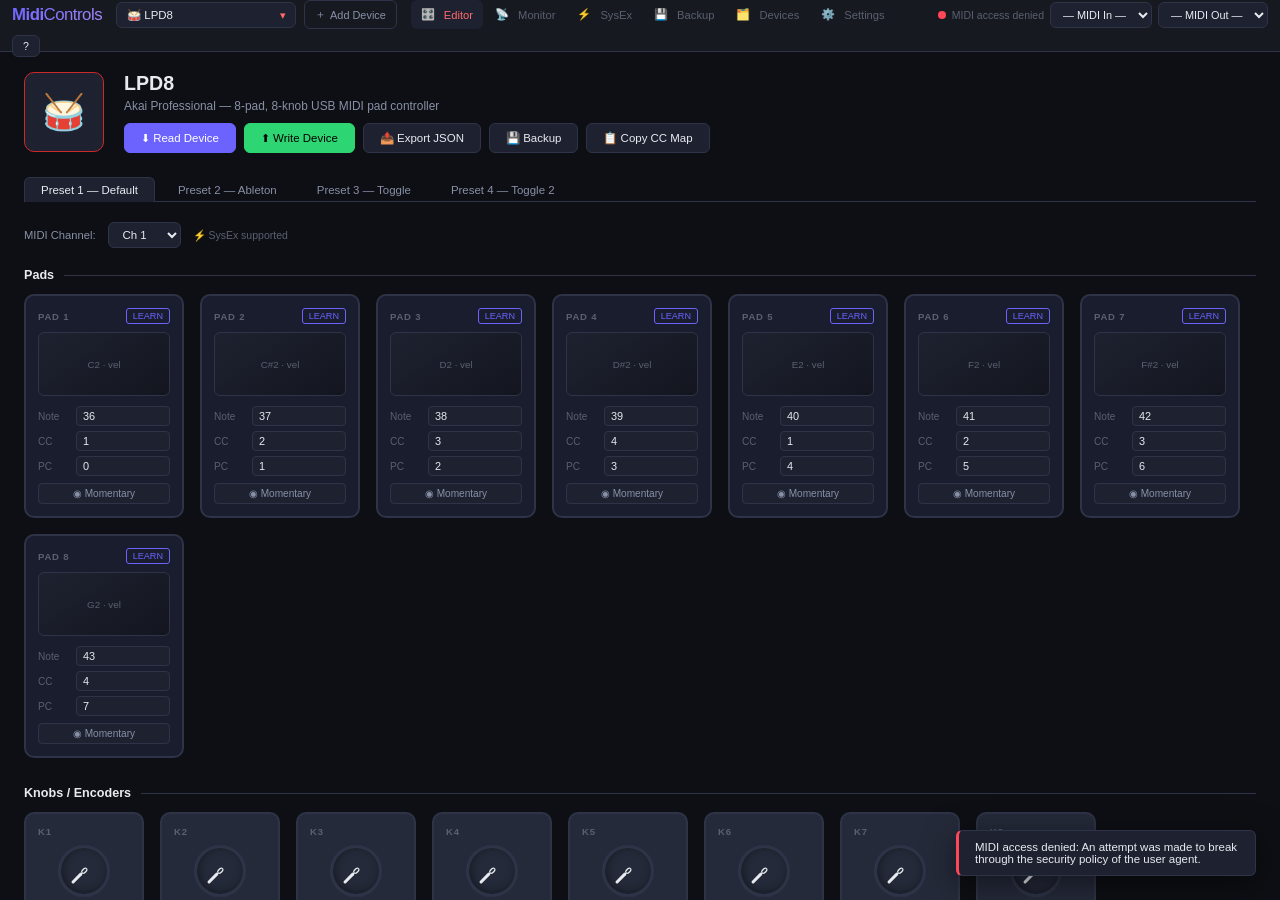
<file: index.html>
<!DOCTYPE html>
<html lang="en">
<head>
<!-- ═══════════════════════════════════════════════════════
     CORE
════════════════════════════════════════════════════════ -->
<meta charset="UTF-8">
<meta name="viewport" content="width=device-width, initial-scale=1.0, viewport-fit=cover">
<meta http-equiv="X-UA-Compatible" content="IE=edge">

<!-- ═══════════════════════════════════════════════════════
     PRIMARY SEO
════════════════════════════════════════════════════════ -->
<title>MidiControls — Browser MIDI Controller Editor</title>
<meta name="description"
  content="Free browser-based MIDI controller editor. Edit presets for Akai LPD8, MIDImix, Novation Launch Control, Nocturn and Remote SL — no install, no backend, pure WebMIDI API.">
<meta name="keywords"
  content="MIDI controller editor, WebMIDI, Akai LPD8, Akai MIDImix, Novation Launch Control, Novation Nocturn, Novation Remote SL, SysEx editor, MIDI preset editor, browser MIDI, MIDI monitor">
<meta name="author"       content="MidiControls">
<meta name="robots"       content="index, follow">
<meta name="theme-color"  content="#6c63ff">
<meta name="color-scheme" content="dark">
<link rel="canonical"     href="https://midicontrols.doerd.de/">

<!-- ═══════════════════════════════════════════════════════
     OPEN GRAPH  (Facebook · LinkedIn · WhatsApp)
════════════════════════════════════════════════════════ -->
<meta property="og:type"         content="website">
<meta property="og:url"          content="https://midicontrols.doerd.de/">
<meta property="og:site_name"    content="MidiControls">
<meta property="og:title"        content="MidiControls — Browser MIDI Controller Editor">
<meta property="og:description"  content="Edit presets for Akai LPD8, MIDImix, Novation Launch Control, Nocturn and Remote SL directly in your browser. No install. No backend. Pure WebMIDI.">
<meta property="og:image"        content="https://midicontrols.doerd.de/assets/og-image.png">
<meta property="og:image:width"  content="1200">
<meta property="og:image:height" content="630">
<meta property="og:image:alt"    content="MidiControls — visual MIDI preset editor running in the browser">
<meta property="og:locale"       content="en_US">

<!-- ═══════════════════════════════════════════════════════
     TWITTER / X
════════════════════════════════════════════════════════ -->
<meta name="twitter:card"        content="summary_large_image">
<meta name="twitter:url"         content="https://midicontrols.doerd.de/">
<meta name="twitter:title"       content="MidiControls — Browser MIDI Controller Editor">
<meta name="twitter:description" content="Edit presets for Akai LPD8, MIDImix, Novation Launch Control, Nocturn and Remote SL in the browser. WebMIDI · No install · No backend.">
<meta name="twitter:image"       content="https://midicontrols.doerd.de/assets/og-image.png">
<meta name="twitter:image:alt"   content="MidiControls MIDI editor">

<!-- ═══════════════════════════════════════════════════════
     FAVICON — Classic ICO (root, auto-detected by browsers)
════════════════════════════════════════════════════════ -->
<link rel="icon" href="/favicon.ico" sizes="any">

<!-- ═══════════════════════════════════════════════════════
     FAVICON — Inline SVG (modern browsers, scales perfectly,
     respects dark/light mode automatically)
════════════════════════════════════════════════════════ -->
<link rel="icon" type="image/svg+xml" href="data:image/svg+xml,<svg xmlns='http://www.w3.org/2000/svg' viewBox='0 0 100 100'><rect width='100' height='100' rx='18' fill='%230d0f14'/><rect x='8' y='38' width='84' height='38' rx='3' fill='%23e8eaf0'/><rect x='18' y='38' width='10' height='23' rx='2' fill='%236c63ff'/><rect x='33' y='38' width='10' height='23' rx='2' fill='%236c63ff'/><rect x='55' y='38' width='10' height='23' rx='2' fill='%236c63ff'/><rect x='70' y='38' width='10' height='23' rx='2' fill='%236c63ff'/><circle cx='24' cy='26' r='6' fill='none' stroke='%236c63ff' stroke-width='2.5'/><circle cx='42' cy='26' r='6' fill='none' stroke='%236c63ff' stroke-width='2.5'/><circle cx='59' cy='26' r='6' fill='none' stroke='%236c63ff' stroke-width='2.5'/><circle cx='77' cy='26' r='6' fill='none' stroke='%236c63ff' stroke-width='2.5'/></svg>">

<!-- ═══════════════════════════════════════════════════════
     FAVICON — PNG fallbacks (older browsers / bookmark icons)
════════════════════════════════════════════════════════ -->
<link rel="icon" type="image/png" sizes="16x16"  href="assets/icon-16.png">
<link rel="icon" type="image/png" sizes="32x32"  href="assets/icon-32.png">
<link rel="icon" type="image/png" sizes="48x48"  href="assets/icon-48.png">
<link rel="icon" type="image/png" sizes="96x96"  href="assets/icon-96.png">

<!-- ═══════════════════════════════════════════════════════
     APPLE TOUCH ICONS (iOS home screen · Safari pinned tab)
════════════════════════════════════════════════════════ -->
<link rel="apple-touch-icon"                href="assets/apple-touch-icon.png">
<link rel="apple-touch-icon" sizes="57x57"  href="assets/icon-57.png">
<link rel="apple-touch-icon" sizes="60x60"  href="assets/icon-60.png">
<link rel="apple-touch-icon" sizes="72x72"  href="assets/icon-72.png">
<link rel="apple-touch-icon" sizes="76x76"  href="assets/icon-76.png">
<link rel="apple-touch-icon" sizes="114x114" href="assets/icon-114.png">
<link rel="apple-touch-icon" sizes="120x120" href="assets/icon-120.png">
<link rel="apple-touch-icon" sizes="144x144" href="assets/icon-144.png">
<link rel="apple-touch-icon" sizes="152x152" href="assets/icon-152.png">
<link rel="apple-touch-icon" sizes="180x180" href="assets/icon-180.png">

<!-- ═══════════════════════════════════════════════════════
     PWA MANIFEST
════════════════════════════════════════════════════════ -->
<link rel="manifest" href="/manifest.json">

<!-- ═══════════════════════════════════════════════════════
     WINDOWS TILES
════════════════════════════════════════════════════════ -->
<meta name="msapplication-TileColor" content="#6c63ff">
<meta name="msapplication-TileImage" content="assets/icon-144.png">
<meta name="msapplication-config"    content="none">

<!-- ═══════════════════════════════════════════════════════
     STRUCTURED DATA — JSON-LD (Google rich results)
════════════════════════════════════════════════════════ -->
<script type="application/ld+json">
{
  "@context": "https://schema.org",
  "@type": "WebApplication",
  "name": "MidiControls",
  "url": "https://midicontrols.doerd.de/",
  "description": "Browser-based MIDI controller editor for Akai LPD8, MIDImix, Novation Launch Control, Nocturn and Remote SL. Edit presets, send SysEx, monitor MIDI traffic. No install required.",
  "applicationCategory": "MusicApplication",
  "operatingSystem": "Chrome 80+, Edge 80+, Chromium",
  "browserRequirements": "Requires WebMIDI API (Chrome 80+ or Edge 80+)",
  "offers": {
    "@type": "Offer",
    "price": "0",
    "priceCurrency": "EUR"
  },
  "featureList": [
    "Visual MIDI preset editor",
    "SysEx send and receive",
    "Real-time MIDI monitor",
    "MIDI Learn",
    "Backup and restore to JSON",
    "Akai LPD8 preset read/write over SysEx",
    "Novation Launch Control LED control",
    "No installation required"
  ],
  "screenshot": "https://midicontrols.doerd.de/assets/og-image.png",
  "image": "https://midicontrols.doerd.de/assets/icon-512.png",
  "inLanguage": "en",
  "isAccessibleForFree": true,
  "keywords": "MIDI, WebMIDI, Akai LPD8, MIDImix, Novation, SysEx, MIDI editor"
}
</script>

<!-- ═══════════════════════════════════════════════════════
     STYLESHEET
════════════════════════════════════════════════════════ -->
<link rel="stylesheet" href="assets/css/midicontrols.v2.css">
</head>

<body>
<div id="app">

<!-- ═══════════════════════════════════════════════════════
     TOP NAV
════════════════════════════════════════════════════════ -->
<nav id="topnav">

  <!-- Logo -->
  <div class="logo">Midi<span>Controls</span></div>

  <!-- Device selector row -->
  <div id="device-selector-bar">
    <div class="device-select-wrap">
      <select id="device-select" onchange="onDeviceSelectChange(this.value)">
        <option value="">— Select Device —</option>
      </select>
    </div>
    <button class="btn-add-device-top" onclick="openAddDeviceModal()" title="Add or import a device">
      <span>＋</span> Add Device
    </button>
  </div>

  <!-- Nav tabs -->
  <div class="nav-tabs">
    <button class="nav-tab active" onclick="showPanel('editor')" id="tab-editor">
      <span class="icon">🎛️</span><span class="tab-label">Editor</span>
    </button>
    <button class="nav-tab" onclick="showPanel('monitor')" id="tab-monitor">
      <span class="icon">📡</span><span class="tab-label">Monitor</span>
    </button>
    <button class="nav-tab" onclick="showPanel('sysex')" id="tab-sysex">
      <span class="icon">⚡</span><span class="tab-label">SysEx</span>
    </button>
    <button class="nav-tab" onclick="showPanel('backup')" id="tab-backup">
      <span class="icon">💾</span><span class="tab-label">Backup</span>
    </button>
    <button class="nav-tab" onclick="showPanel('manager')" id="tab-manager">
      <span class="icon">🗂️</span><span class="tab-label">Devices</span>
    </button>
    <button class="nav-tab" onclick="showPanel('settings')" id="tab-settings">
      <span class="icon">⚙️</span><span class="tab-label">Settings</span>
    </button>
  </div>

  <!-- Spacer -->
  <div class="spacer"></div>

  <!-- MIDI Status -->
  <div id="midi-status">
    <div class="status-dot" id="midi-dot"></div>
    <span id="midi-status-text">No WebMIDI</span>
  </div>

  <!-- Port selects -->
  <div id="port-selects">
    <select id="sel-in" onchange="connectMidiPorts()">
      <option value="">— MIDI In —</option>
    </select>
    <select id="sel-out" onchange="connectMidiPorts()">
      <option value="">— MIDI Out —</option>
    </select>
  </div>

  <!-- PWA Install button — hidden until beforeinstallprompt fires -->
<!--   <button id="btn-pwa-install" hidden onclick="triggerPwaInstall()">
    ⬇ Install
  </button> -->

</nav>

<!-- ═══════════════════════════════════════════════════════
     MAIN  (no sidebar anymore)
════════════════════════════════════════════════════════ -->
<div id="main">
  <div id="content">

    <!-- EDITOR PANEL -->
    <div class="panel active" id="panel-editor">
      <div id="editor-welcome" class="welcome-screen">
        <div class="big-icon">🎹</div>
        <h2>Select a device to start editing</h2>
        <p>Choose a device from the dropdown above, connect your MIDI In/Out ports, then read or write presets to your hardware.</p>
        <button class="btn primary" onclick="document.getElementById('device-select').focus()">
          Choose Device ↑
        </button>
      </div>
      <div id="editor-device" style="display:none;"></div>
    </div>

    <!-- MONITOR PANEL -->
    <div class="panel" id="panel-monitor">
      <h2 style="margin-bottom:16px;font-size:1.1rem;">MIDI Monitor</h2>
      <div style="display:flex;gap:8px;margin-bottom:12px;flex-wrap:wrap;">
        <button class="btn sm" onclick="clearMonitor()">🗑 Clear</button>
        <button class="btn sm" id="btn-monitor-pause" onclick="toggleMonitorPause()">⏸ Pause</button>
        <label style="display:flex;align-items:center;gap:6px;font-size:0.8rem;">
          <input type="checkbox" id="filter-note" checked onchange="renderMonitor()"> Notes
        </label>
        <label style="display:flex;align-items:center;gap:6px;font-size:0.8rem;">
          <input type="checkbox" id="filter-cc" checked onchange="renderMonitor()"> CC
        </label>
        <label style="display:flex;align-items:center;gap:6px;font-size:0.8rem;">
          <input type="checkbox" id="filter-pc" checked onchange="renderMonitor()"> PC
        </label>
        <label style="display:flex;align-items:center;gap:6px;font-size:0.8rem;">
          <input type="checkbox" id="filter-sysex" checked onchange="renderMonitor()"> SysEx
        </label>
      </div>
      <div class="midi-monitor" id="midi-monitor"></div>
      <div style="margin-top:12px;font-size:0.75rem;color:var(--text3);">
        <span id="monitor-count">0</span> messages captured
      </div>
    </div>

    <!-- SYSEX PANEL -->
    <div class="panel" id="panel-sysex">
      <h2 style="margin-bottom:16px;font-size:1.1rem;">SysEx &amp; Raw MIDI</h2>
      <div class="sysex-area">
        <h3>Send SysEx Message</h3>
        <p style="font-size:0.78rem;color:var(--text3);margin-bottom:8px;">Enter hex bytes separated by spaces. F0 … F7</p>
        <textarea class="hex-input" id="sysex-input" placeholder="F0 00 20 29 02 0A 77 00 F7"></textarea>
        <div style="display:flex;gap:8px;flex-wrap:wrap;">
          <button class="btn primary" onclick="sendSysEx()">▶ Send SysEx</button>
          <button class="btn" onclick="parseSysExInput()">🔍 Parse</button>
        </div>
        <div id="sysex-parse-result" style="margin-top:10px;font-size:0.78rem;color:var(--accent3);font-family:monospace;"></div>
      </div>
      <div class="sysex-area">
        <h3>Send Raw CC / Note</h3>
        <div style="display:flex;gap:10px;flex-wrap:wrap;align-items:flex-end;">
          <div>
            <label style="display:block;font-size:0.75rem;color:var(--text3);margin-bottom:4px;">Type</label>
            <select id="raw-type" style="background:var(--surface3);border:1px solid var(--border);color:var(--text);padding:5px 8px;border-radius:4px;outline:none;">
              <option value="cc">CC</option>
              <option value="note_on">Note On</option>
              <option value="note_off">Note Off</option>
              <option value="pc">Program Change</option>
            </select>
          </div>
          <div>
            <label style="display:block;font-size:0.75rem;color:var(--text3);margin-bottom:4px;">Ch</label>
            <input type="number" id="raw-ch" value="1" min="1" max="16" style="width:50px;background:var(--surface3);border:1px solid var(--border);color:var(--text);padding:5px 6px;border-radius:4px;outline:none;">
          </div>
          <div>
            <label style="display:block;font-size:0.75rem;color:var(--text3);margin-bottom:4px;">Number</label>
            <input type="number" id="raw-num" value="0" min="0" max="127" style="width:60px;background:var(--surface3);border:1px solid var(--border);color:var(--text);padding:5px 6px;border-radius:4px;outline:none;">
          </div>
          <div>
            <label style="display:block;font-size:0.75rem;color:var(--text3);margin-bottom:4px;">Value</label>
            <input type="number" id="raw-val" value="127" min="0" max="127" style="width:60px;background:var(--surface3);border:1px solid var(--border);color:var(--text);padding:5px 6px;border-radius:4px;outline:none;">
          </div>
          <button class="btn primary" onclick="sendRawMidi()">▶ Send</button>
        </div>
      </div>
      <div class="sysex-area" id="device-sysex-cmds">
        <h3>Device Quick Commands</h3>
        <div id="device-quick-cmds-list" style="display:flex;gap:8px;flex-wrap:wrap;">
          <span style="font-size:0.8rem;color:var(--text3);">Select a device to see device-specific commands.</span>
        </div>
      </div>
    </div>

    <!-- BACKUP PANEL -->
    <div class="panel" id="panel-backup">
      <h2 style="margin-bottom:8px;font-size:1.1rem;">Backup &amp; Restore</h2>
      <p style="color:var(--text3);font-size:0.82rem;margin-bottom:16px;">Export all device presets to JSON or restore from a backup file.</p>
      <div style="display:flex;gap:8px;flex-wrap:wrap;margin-bottom:20px;">
        <button class="btn primary" onclick="backupAll()">⬇ Export All Backups</button>
        <button class="btn" onclick="document.getElementById('restore-input').click()">⬆ Restore from File</button>
        <input type="file" id="restore-input" accept=".json" style="display:none" onchange="restoreBackup(event)">
      </div>
      <div class="backup-list" id="backup-list"></div>
    </div>

    <!-- DEVICE MANAGER PANEL -->
    <div class="panel" id="panel-manager">
      <div style="display:flex;align-items:center;justify-content:space-between;margin-bottom:16px;flex-wrap:wrap;gap:8px;">
        <h2 style="font-size:1.1rem;">Device Manager</h2>
        <div style="display:flex;gap:8px;flex-wrap:wrap;">
          <button class="btn primary" onclick="openAddDeviceModal()">＋ Add Device</button>
          <button class="btn" onclick="importDeviceJSON()">📂 Import JSON</button>
          <input type="file" id="import-device-input" accept=".json" style="display:none" onchange="handleImportDevice(event)">
        </div>
      </div>
      <div class="device-manager-grid" id="device-manager-grid"></div>
    </div>

    <!-- SETTINGS PANEL -->
    <div class="panel" id="panel-settings">
      <h2 style="margin-bottom:16px;font-size:1.1rem;">Settings</h2>
      <div class="settings-grid">
        <div class="settings-card">
          <h3>🎛 MIDI Behavior</h3>
          <div class="toggle-row">
            <span>MIDI Thru (echo input to output)</span>
            <div class="toggle" id="tog-thru" onclick="toggleSetting('thru')"></div>
          </div>
          <div class="toggle-row">
            <span>Highlight on incoming message</span>
            <div class="toggle on" id="tog-highlight" onclick="toggleSetting('highlight')"></div>
          </div>
          <div class="toggle-row">
            <span>Auto-refresh ports</span>
            <div class="toggle on" id="tog-autorefresh" onclick="toggleSetting('autorefresh')"></div>
          </div>
        </div>
        <div class="settings-card">
          <h3>🖥 Display</h3>
          <div class="toggle-row">
            <span>Show note names (C4, D#3…)</span>
            <div class="toggle on" id="tog-notenames" onclick="toggleSetting('notenames')"></div>
          </div>
          <div class="toggle-row">
            <span>Show CC hex values</span>
            <div class="toggle" id="tog-hex" onclick="toggleSetting('hex')"></div>
          </div>
          <div class="toggle-row">
            <span>Compact mode</span>
            <div class="toggle" id="tog-compact" onclick="toggleSetting('compact')"></div>
          </div>
        </div>
        <div class="settings-card">
          <h3>💾 Storage</h3>
          <div style="font-size:0.82rem;color:var(--text2);line-height:1.8;">
            All device configs and presets are stored in <strong>localStorage</strong>.<br>
            Use Backup panel to export/import.
          </div>
          <button class="btn danger sm" style="margin-top:12px;" onclick="clearAllData()">🗑 Clear All Data</button>
        </div>
        <div class="settings-card">
          <h3>📲 Install App</h3>
          <div style="font-size:0.82rem;color:var(--text2);line-height:1.8;margin-bottom:12px;">
            Install MidiControls as a PWA for offline use and a native app experience.
          </div>
          <button class="btn primary" id="btn-pwa-install-settings" hidden onclick="triggerPwaInstall()">
            ⬇ Install MidiControls
          </button>
          <div id="pwa-installed-note" hidden
            style="font-size:0.8rem;color:var(--accent2);font-weight:600;">
            ✓ Already installed
          </div>
          <div id="pwa-unavailable-note"
            style="font-size:0.78rem;color:var(--text3);display:none;">
            Open in Chrome or Edge to install as an app.
          </div>
        </div>
        <div class="settings-card">
          <h3>ℹ About</h3>
          <div style="font-size:0.82rem;color:var(--text2);line-height:1.9;">
            <strong>MidiControls</strong> v1.0.0<br>
            WebMIDI API · No backend · No install<br>
            Device configs: JSON templates<br>
            <a href="https://midicontrols.doerd.de" target="_blank"
              style="color:var(--accent2);text-decoration:none;">midicontrols.doerd.de</a><br>
            © 2026 — Open Source
          </div>
        </div>
      </div>
    </div>

  </div><!-- /content -->
</div><!-- /main -->
</div><!-- /app -->

<!-- ═══════════════════════════════════════════════════════
     PWA INSTALL BANNER  (shown above topnav on mobile)
════════════════════════════════════════════════════════ -->
<div id="pwa-banner" hidden>
  <div class="pwa-banner-inner">
    <span class="pwa-banner-icon">🎹</span>
    <div class="pwa-banner-text">
      <strong>Install MidiControls</strong>
      <span>Add to home screen for offline use</span>
    </div>
    <button class="btn primary sm" onclick="triggerPwaInstall()">Install</button>
    <button class="btn sm pwa-banner-dismiss" onclick="dismissPwaBanner()" aria-label="Dismiss">✕</button>
  </div>
</div>

<!-- MODAL -->
<div class="modal-overlay" id="modal-overlay" onclick="closeModalOutside(event)">
  <div class="modal" id="modal">
    <div id="modal-content"></div>
  </div>
</div>

<!-- TOAST CONTAINER -->
<div id="toast-container"></div>

<script type="text/javascript" src="assets/js/midicontrols.v4.js" defer></script>
</body>
</html>
</file>
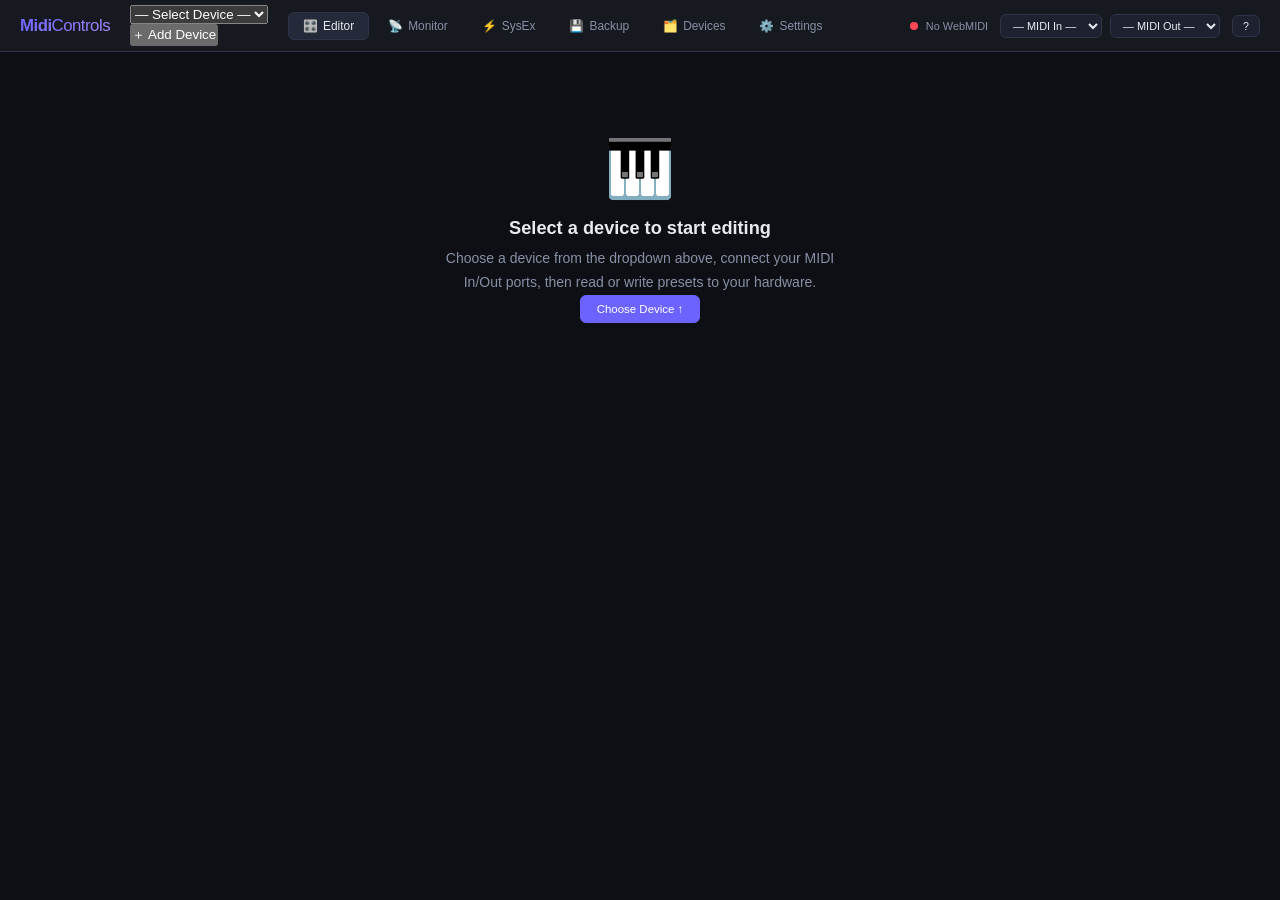
<file: index.v1.html>
<!DOCTYPE html>
<html lang="en">
<head>
<!-- ═══════════════════════════════════════════════════════
     CORE
════════════════════════════════════════════════════════ -->
<meta charset="UTF-8">
<meta name="viewport" content="width=device-width, initial-scale=1.0, viewport-fit=cover">
<meta http-equiv="X-UA-Compatible" content="IE=edge">

<!-- ═══════════════════════════════════════════════════════
     PRIMARY SEO
════════════════════════════════════════════════════════ -->
<title>MidiControls — Browser MIDI Controller Editor</title>
<meta name="description"
  content="Free browser-based MIDI controller editor. Edit presets for Akai LPD8, MIDImix, Novation Launch Control, Nocturn and Remote SL — no install, no backend, pure WebMIDI API.">
<meta name="keywords"
  content="MIDI controller editor, WebMIDI, Akai LPD8, Akai MIDImix, Novation Launch Control, Novation Nocturn, Novation Remote SL, SysEx editor, MIDI preset editor, browser MIDI, MIDI monitor">
<meta name="author"       content="MidiControls">
<meta name="robots"       content="index, follow">
<meta name="theme-color"  content="#6c63ff">
<meta name="color-scheme" content="dark">
<link rel="canonical"     href="https://midicontrols.doerd.de/">

<!-- ═══════════════════════════════════════════════════════
     OPEN GRAPH  (Facebook · LinkedIn · WhatsApp)
════════════════════════════════════════════════════════ -->
<meta property="og:type"         content="website">
<meta property="og:url"          content="https://midicontrols.doerd.de/">
<meta property="og:site_name"    content="MidiControls">
<meta property="og:title"        content="MidiControls — Browser MIDI Controller Editor">
<meta property="og:description"  content="Edit presets for Akai LPD8, MIDImix, Novation Launch Control, Nocturn and Remote SL directly in your browser. No install. No backend. Pure WebMIDI.">
<meta property="og:image"        content="https://midicontrols.doerd.de/assets/og-image.png">
<meta property="og:image:width"  content="1200">
<meta property="og:image:height" content="630">
<meta property="og:image:alt"    content="MidiControls — visual MIDI preset editor running in the browser">
<meta property="og:locale"       content="en_US">

<!-- ═══════════════════════════════════════════════════════
     TWITTER / X
════════════════════════════════════════════════════════ -->
<meta name="twitter:card"        content="summary_large_image">
<meta name="twitter:url"         content="https://midicontrols.doerd.de/">
<meta name="twitter:title"       content="MidiControls — Browser MIDI Controller Editor">
<meta name="twitter:description" content="Edit presets for Akai LPD8, MIDImix, Novation Launch Control, Nocturn and Remote SL in the browser. WebMIDI · No install · No backend.">
<meta name="twitter:image"       content="https://midicontrols.doerd.de/assets/og-image.png">
<meta name="twitter:image:alt"   content="MidiControls MIDI editor">

<!-- ═══════════════════════════════════════════════════════
     FAVICON — Classic ICO (root, auto-detected by browsers)
════════════════════════════════════════════════════════ -->
<link rel="icon" href="/favicon.ico" sizes="any">

<!-- ═══════════════════════════════════════════════════════
     FAVICON — Inline SVG (modern browsers, scales perfectly,
     respects dark/light mode automatically)
════════════════════════════════════════════════════════ -->
<link rel="icon" type="image/svg+xml" href="data:image/svg+xml,<svg xmlns='http://www.w3.org/2000/svg' viewBox='0 0 100 100'><rect width='100' height='100' rx='18' fill='%230d0f14'/><rect x='8' y='38' width='84' height='38' rx='3' fill='%23e8eaf0'/><rect x='18' y='38' width='10' height='23' rx='2' fill='%236c63ff'/><rect x='33' y='38' width='10' height='23' rx='2' fill='%236c63ff'/><rect x='55' y='38' width='10' height='23' rx='2' fill='%236c63ff'/><rect x='70' y='38' width='10' height='23' rx='2' fill='%236c63ff'/><circle cx='24' cy='26' r='6' fill='none' stroke='%236c63ff' stroke-width='2.5'/><circle cx='42' cy='26' r='6' fill='none' stroke='%236c63ff' stroke-width='2.5'/><circle cx='59' cy='26' r='6' fill='none' stroke='%236c63ff' stroke-width='2.5'/><circle cx='77' cy='26' r='6' fill='none' stroke='%236c63ff' stroke-width='2.5'/></svg>">

<!-- ═══════════════════════════════════════════════════════
     FAVICON — PNG fallbacks (older browsers / bookmark icons)
════════════════════════════════════════════════════════ -->
<link rel="icon" type="image/png" sizes="16x16"  href="assets/icon-16.png">
<link rel="icon" type="image/png" sizes="32x32"  href="assets/icon-32.png">
<link rel="icon" type="image/png" sizes="48x48"  href="assets/icon-48.png">
<link rel="icon" type="image/png" sizes="96x96"  href="assets/icon-96.png">

<!-- ═══════════════════════════════════════════════════════
     APPLE TOUCH ICONS (iOS home screen · Safari pinned tab)
════════════════════════════════════════════════════════ -->
<link rel="apple-touch-icon"                href="assets/apple-touch-icon.png">
<link rel="apple-touch-icon" sizes="57x57"  href="assets/icon-57.png">
<link rel="apple-touch-icon" sizes="60x60"  href="assets/icon-60.png">
<link rel="apple-touch-icon" sizes="72x72"  href="assets/icon-72.png">
<link rel="apple-touch-icon" sizes="76x76"  href="assets/icon-76.png">
<link rel="apple-touch-icon" sizes="114x114" href="assets/icon-114.png">
<link rel="apple-touch-icon" sizes="120x120" href="assets/icon-120.png">
<link rel="apple-touch-icon" sizes="144x144" href="assets/icon-144.png">
<link rel="apple-touch-icon" sizes="152x152" href="assets/icon-152.png">
<link rel="apple-touch-icon" sizes="180x180" href="assets/icon-180.png">

<!-- ═══════════════════════════════════════════════════════
     PWA MANIFEST
════════════════════════════════════════════════════════ -->
<link rel="manifest" href="/manifest.json">

<!-- ═══════════════════════════════════════════════════════
     WINDOWS TILES
════════════════════════════════════════════════════════ -->
<meta name="msapplication-TileColor" content="#6c63ff">
<meta name="msapplication-TileImage" content="assets/icon-144.png">
<meta name="msapplication-config"    content="none">

<!-- ═══════════════════════════════════════════════════════
     STRUCTURED DATA — JSON-LD (Google rich results)
════════════════════════════════════════════════════════ -->
<script type="application/ld+json">
{
  "@context": "https://schema.org",
  "@type": "WebApplication",
  "name": "MidiControls",
  "url": "https://midicontrols.doerd.de/",
  "description": "Browser-based MIDI controller editor for Akai LPD8, MIDImix, Novation Launch Control, Nocturn and Remote SL. Edit presets, send SysEx, monitor MIDI traffic. No install required.",
  "applicationCategory": "MusicApplication",
  "operatingSystem": "Chrome 80+, Edge 80+, Chromium",
  "browserRequirements": "Requires WebMIDI API (Chrome 80+ or Edge 80+)",
  "offers": {
    "@type": "Offer",
    "price": "0",
    "priceCurrency": "EUR"
  },
  "featureList": [
    "Visual MIDI preset editor",
    "SysEx send and receive",
    "Real-time MIDI monitor",
    "MIDI Learn",
    "Backup and restore to JSON",
    "Akai LPD8 preset read/write over SysEx",
    "Novation Launch Control LED control",
    "No installation required"
  ],
  "screenshot": "https://midicontrols.doerd.de/assets/og-image.png",
  "image": "https://midicontrols.doerd.de/assets/icon-512.png",
  "inLanguage": "en",
  "isAccessibleForFree": true,
  "keywords": "MIDI, WebMIDI, Akai LPD8, MIDImix, Novation, SysEx, MIDI editor"
}
</script>

<!-- ═══════════════════════════════════════════════════════
     STYLESHEET
════════════════════════════════════════════════════════ -->
<link rel="stylesheet" href="assets/css/midicontrols.v1.css">
</head>

<body>
<div id="app">

<!-- ═══════════════════════════════════════════════════════
     TOP NAV
════════════════════════════════════════════════════════ -->
<nav id="topnav">

  <!-- Logo -->
  <div class="logo">Midi<span>Controls</span></div>

  <!-- Device selector row -->
  <div id="device-selector-bar">
    <div class="device-select-wrap">
      <select id="device-select" onchange="onDeviceSelectChange(this.value)">
        <option value="">— Select Device —</option>
      </select>
    </div>
    <button class="btn-add-device-top" onclick="openAddDeviceModal()" title="Add or import a device">
      <span>＋</span> Add Device
    </button>
  </div>

  <!-- Nav tabs -->
  <div class="nav-tabs">
    <button class="nav-tab active" onclick="showPanel('editor')" id="tab-editor">
      <span class="icon">🎛️</span><span class="tab-label">Editor</span>
    </button>
    <button class="nav-tab" onclick="showPanel('monitor')" id="tab-monitor">
      <span class="icon">📡</span><span class="tab-label">Monitor</span>
    </button>
    <button class="nav-tab" onclick="showPanel('sysex')" id="tab-sysex">
      <span class="icon">⚡</span><span class="tab-label">SysEx</span>
    </button>
    <button class="nav-tab" onclick="showPanel('backup')" id="tab-backup">
      <span class="icon">💾</span><span class="tab-label">Backup</span>
    </button>
    <button class="nav-tab" onclick="showPanel('manager')" id="tab-manager">
      <span class="icon">🗂️</span><span class="tab-label">Devices</span>
    </button>
    <button class="nav-tab" onclick="showPanel('settings')" id="tab-settings">
      <span class="icon">⚙️</span><span class="tab-label">Settings</span>
    </button>
  </div>

  <!-- Spacer -->
  <div class="spacer"></div>

  <!-- MIDI Status -->
  <div id="midi-status">
    <div class="status-dot" id="midi-dot"></div>
    <span id="midi-status-text">No WebMIDI</span>
  </div>

  <!-- Port selects -->
  <div id="port-selects">
    <select id="sel-in" onchange="connectMidiPorts()">
      <option value="">— MIDI In —</option>
    </select>
    <select id="sel-out" onchange="connectMidiPorts()">
      <option value="">— MIDI Out —</option>
    </select>
  </div>

  <!-- PWA Install button — hidden until beforeinstallprompt fires -->
  <button id="btn-pwa-install" hidden onclick="triggerPwaInstall()">
    ⬇ Install
  </button>

</nav>

<!-- ═══════════════════════════════════════════════════════
     MAIN  (no sidebar anymore)
════════════════════════════════════════════════════════ -->
<div id="main">
  <div id="content">

    <!-- EDITOR PANEL -->
    <div class="panel active" id="panel-editor">
      <div id="editor-welcome" class="welcome-screen">
        <div class="big-icon">🎹</div>
        <h2>Select a device to start editing</h2>
        <p>Choose a device from the dropdown above, connect your MIDI In/Out ports, then read or write presets to your hardware.</p>
        <button class="btn primary" onclick="document.getElementById('device-select').focus()">
          Choose Device ↑
        </button>
      </div>
      <div id="editor-device" style="display:none;"></div>
    </div>

    <!-- MONITOR PANEL -->
    <div class="panel" id="panel-monitor">
      <h2 style="margin-bottom:16px;font-size:1.1rem;">MIDI Monitor</h2>
      <div style="display:flex;gap:8px;margin-bottom:12px;flex-wrap:wrap;">
        <button class="btn sm" onclick="clearMonitor()">🗑 Clear</button>
        <button class="btn sm" id="btn-monitor-pause" onclick="toggleMonitorPause()">⏸ Pause</button>
        <label style="display:flex;align-items:center;gap:6px;font-size:0.8rem;">
          <input type="checkbox" id="filter-note" checked onchange="renderMonitor()"> Notes
        </label>
        <label style="display:flex;align-items:center;gap:6px;font-size:0.8rem;">
          <input type="checkbox" id="filter-cc" checked onchange="renderMonitor()"> CC
        </label>
        <label style="display:flex;align-items:center;gap:6px;font-size:0.8rem;">
          <input type="checkbox" id="filter-pc" checked onchange="renderMonitor()"> PC
        </label>
        <label style="display:flex;align-items:center;gap:6px;font-size:0.8rem;">
          <input type="checkbox" id="filter-sysex" checked onchange="renderMonitor()"> SysEx
        </label>
      </div>
      <div class="midi-monitor" id="midi-monitor"></div>
      <div style="margin-top:12px;font-size:0.75rem;color:var(--text3);">
        <span id="monitor-count">0</span> messages captured
      </div>
    </div>

    <!-- SYSEX PANEL -->
    <div class="panel" id="panel-sysex">
      <h2 style="margin-bottom:16px;font-size:1.1rem;">SysEx &amp; Raw MIDI</h2>
      <div class="sysex-area">
        <h3>Send SysEx Message</h3>
        <p style="font-size:0.78rem;color:var(--text3);margin-bottom:8px;">Enter hex bytes separated by spaces. F0 … F7</p>
        <textarea class="hex-input" id="sysex-input" placeholder="F0 00 20 29 02 0A 77 00 F7"></textarea>
        <div style="display:flex;gap:8px;flex-wrap:wrap;">
          <button class="btn primary" onclick="sendSysEx()">▶ Send SysEx</button>
          <button class="btn" onclick="parseSysExInput()">🔍 Parse</button>
        </div>
        <div id="sysex-parse-result" style="margin-top:10px;font-size:0.78rem;color:var(--accent3);font-family:monospace;"></div>
      </div>
      <div class="sysex-area">
        <h3>Send Raw CC / Note</h3>
        <div style="display:flex;gap:10px;flex-wrap:wrap;align-items:flex-end;">
          <div>
            <label style="display:block;font-size:0.75rem;color:var(--text3);margin-bottom:4px;">Type</label>
            <select id="raw-type" style="background:var(--surface3);border:1px solid var(--border);color:var(--text);padding:5px 8px;border-radius:4px;outline:none;">
              <option value="cc">CC</option>
              <option value="note_on">Note On</option>
              <option value="note_off">Note Off</option>
              <option value="pc">Program Change</option>
            </select>
          </div>
          <div>
            <label style="display:block;font-size:0.75rem;color:var(--text3);margin-bottom:4px;">Ch</label>
            <input type="number" id="raw-ch" value="1" min="1" max="16" style="width:50px;background:var(--surface3);border:1px solid var(--border);color:var(--text);padding:5px 6px;border-radius:4px;outline:none;">
          </div>
          <div>
            <label style="display:block;font-size:0.75rem;color:var(--text3);margin-bottom:4px;">Number</label>
            <input type="number" id="raw-num" value="0" min="0" max="127" style="width:60px;background:var(--surface3);border:1px solid var(--border);color:var(--text);padding:5px 6px;border-radius:4px;outline:none;">
          </div>
          <div>
            <label style="display:block;font-size:0.75rem;color:var(--text3);margin-bottom:4px;">Value</label>
            <input type="number" id="raw-val" value="127" min="0" max="127" style="width:60px;background:var(--surface3);border:1px solid var(--border);color:var(--text);padding:5px 6px;border-radius:4px;outline:none;">
          </div>
          <button class="btn primary" onclick="sendRawMidi()">▶ Send</button>
        </div>
      </div>
      <div class="sysex-area" id="device-sysex-cmds">
        <h3>Device Quick Commands</h3>
        <div id="device-quick-cmds-list" style="display:flex;gap:8px;flex-wrap:wrap;">
          <span style="font-size:0.8rem;color:var(--text3);">Select a device to see device-specific commands.</span>
        </div>
      </div>
    </div>

    <!-- BACKUP PANEL -->
    <div class="panel" id="panel-backup">
      <h2 style="margin-bottom:8px;font-size:1.1rem;">Backup &amp; Restore</h2>
      <p style="color:var(--text3);font-size:0.82rem;margin-bottom:16px;">Export all device presets to JSON or restore from a backup file.</p>
      <div style="display:flex;gap:8px;flex-wrap:wrap;margin-bottom:20px;">
        <button class="btn primary" onclick="backupAll()">⬇ Export All Backups</button>
        <button class="btn" onclick="document.getElementById('restore-input').click()">⬆ Restore from File</button>
        <input type="file" id="restore-input" accept=".json" style="display:none" onchange="restoreBackup(event)">
      </div>
      <div class="backup-list" id="backup-list"></div>
    </div>

    <!-- DEVICE MANAGER PANEL -->
    <div class="panel" id="panel-manager">
      <div style="display:flex;align-items:center;justify-content:space-between;margin-bottom:16px;flex-wrap:wrap;gap:8px;">
        <h2 style="font-size:1.1rem;">Device Manager</h2>
        <div style="display:flex;gap:8px;flex-wrap:wrap;">
          <button class="btn primary" onclick="openAddDeviceModal()">＋ Add Device</button>
          <button class="btn" onclick="importDeviceJSON()">📂 Import JSON</button>
          <input type="file" id="import-device-input" accept=".json" style="display:none" onchange="handleImportDevice(event)">
        </div>
      </div>
      <div class="device-manager-grid" id="device-manager-grid"></div>
    </div>

    <!-- SETTINGS PANEL -->
    <div class="panel" id="panel-settings">
      <h2 style="margin-bottom:16px;font-size:1.1rem;">Settings</h2>
      <div class="settings-grid">
        <div class="settings-card">
          <h3>🎛 MIDI Behavior</h3>
          <div class="toggle-row">
            <span>MIDI Thru (echo input to output)</span>
            <div class="toggle" id="tog-thru" onclick="toggleSetting('thru')"></div>
          </div>
          <div class="toggle-row">
            <span>Highlight on incoming message</span>
            <div class="toggle on" id="tog-highlight" onclick="toggleSetting('highlight')"></div>
          </div>
          <div class="toggle-row">
            <span>Auto-refresh ports</span>
            <div class="toggle on" id="tog-autorefresh" onclick="toggleSetting('autorefresh')"></div>
          </div>
        </div>
        <div class="settings-card">
          <h3>🖥 Display</h3>
          <div class="toggle-row">
            <span>Show note names (C4, D#3…)</span>
            <div class="toggle on" id="tog-notenames" onclick="toggleSetting('notenames')"></div>
          </div>
          <div class="toggle-row">
            <span>Show CC hex values</span>
            <div class="toggle" id="tog-hex" onclick="toggleSetting('hex')"></div>
          </div>
          <div class="toggle-row">
            <span>Compact mode</span>
            <div class="toggle" id="tog-compact" onclick="toggleSetting('compact')"></div>
          </div>
        </div>
        <div class="settings-card">
          <h3>💾 Storage</h3>
          <div style="font-size:0.82rem;color:var(--text2);line-height:1.8;">
            All device configs and presets are stored in <strong>localStorage</strong>.<br>
            Use Backup panel to export/import.
          </div>
          <button class="btn danger sm" style="margin-top:12px;" onclick="clearAllData()">🗑 Clear All Data</button>
        </div>
        <div class="settings-card">
          <h3>📲 Install App</h3>
          <div style="font-size:0.82rem;color:var(--text2);line-height:1.8;margin-bottom:12px;">
            Install MidiControls as a PWA for offline use and a native app experience.
          </div>
          <button class="btn primary" id="btn-pwa-install-settings" hidden onclick="triggerPwaInstall()">
            ⬇ Install MidiControls
          </button>
          <div id="pwa-installed-note" hidden
            style="font-size:0.8rem;color:var(--accent2);font-weight:600;">
            ✓ Already installed
          </div>
          <div id="pwa-unavailable-note"
            style="font-size:0.78rem;color:var(--text3);display:none;">
            Open in Chrome or Edge to install as an app.
          </div>
        </div>
        <div class="settings-card">
          <h3>ℹ About</h3>
          <div style="font-size:0.82rem;color:var(--text2);line-height:1.9;">
            <strong>MidiControls</strong> v1.0.0<br>
            WebMIDI API · No backend · No install<br>
            Device configs: JSON templates<br>
            <a href="https://midicontrols.doerd.de" target="_blank"
              style="color:var(--accent2);text-decoration:none;">midicontrols.doerd.de</a><br>
            © 2026 — Open Source
          </div>
        </div>
      </div>
    </div>

  </div><!-- /content -->
</div><!-- /main -->
</div><!-- /app -->

<!-- ═══════════════════════════════════════════════════════
     PWA INSTALL BANNER  (shown above topnav on mobile)
════════════════════════════════════════════════════════ -->
<div id="pwa-banner" hidden>
  <div class="pwa-banner-inner">
    <span class="pwa-banner-icon">🎹</span>
    <div class="pwa-banner-text">
      <strong>Install MidiControls</strong>
      <span>Add to home screen for offline use</span>
    </div>
    <button class="btn primary sm" onclick="triggerPwaInstall()">Install</button>
    <button class="btn sm pwa-banner-dismiss" onclick="dismissPwaBanner()" aria-label="Dismiss">✕</button>
  </div>
</div>

<!-- MODAL -->
<div class="modal-overlay" id="modal-overlay" onclick="closeModalOutside(event)">
  <div class="modal" id="modal">
    <div id="modal-content"></div>
  </div>
</div>

<!-- TOAST CONTAINER -->
<div id="toast-container"></div>

<script type="text/javascript" src="assets/js/midicontrols.v3.js"></script>
</body>
</html>
</file>
<file: assets/css/midicontrols.v2.css>
/* ===================== RESET & BASE ===================== */
*, *::before, *::after { box-sizing: border-box; margin: 0; padding: 0; }
:root {
  --bg:       #0d0f14;
  --surface:  #161920;
  --surface2: #1e2230;
  --surface3: #252a3a;
  --border:   #2e3347;
  --accent:   #6c63ff;
  --accent2:  #ff6b6b;
  --accent3:  #43e97b;
  --text:     #e8eaf0;
  --text2:    #8890a6;
  --text3:    #5a6070;
  --pad:      #1a1d2e;
  --knob:     #252a3a;
  --fader:    #1e2230;
  --glow:     rgba(108,99,255,0.18);
  --red:      #ff4757;
  --green:    #2ed573;
  --amber:    #ffa502;
  --radius:   10px;
  --radius-sm:6px;
  --shadow:   0 8px 32px rgba(0,0,0,0.5);
  --font:     'Inter', 'Segoe UI', sans-serif;
}
html { font-size: 14px; }
body {
  font-family: var(--font);
  background: var(--bg);
  color: var(--text);
  min-height: 100vh;
  display: flex;
  flex-direction: column;
}
button { cursor: pointer; font-family: inherit; }
input, select, textarea { font-family: inherit; }
::-webkit-scrollbar { width: 6px; height: 6px; }
::-webkit-scrollbar-track { background: var(--surface); }
::-webkit-scrollbar-thumb { background: var(--border); border-radius: 3px; }

/* ===================== LAYOUT ===================== */
#app { display: flex; flex-direction: column; height: 100vh; overflow: hidden; }

/* TOP NAV */
#topnav {
  display: flex; align-items: center; gap: 12px;
  padding: 0 20px; height: 52px;
  background: var(--surface);
  border-bottom: 1px solid var(--border);
  flex-shrink: 0;
  z-index: 100;
}
#topnav .logo {
  font-size: 1.2rem; font-weight: 800; letter-spacing: -0.5px;
  background: linear-gradient(135deg, var(--accent), #a78bfa);
  -webkit-background-clip: text; -webkit-text-fill-color: transparent;
  margin-right: 8px;
}
#topnav .logo span { font-weight: 300; }
.nav-tabs { display: flex; gap: 4px; margin-left: 8px; }
.nav-tab {
  padding: 6px 14px; border-radius: var(--radius-sm);
  border: 1px solid transparent; background: none;
  color: var(--text2); font-size: 0.85rem; font-weight: 500;
  transition: all 0.15s;
}
.nav-tab:hover { background: var(--surface2); color: var(--text); }
.nav-tab.active { background: var(--surface3); color: var(--text); border-color: var(--border); }
.nav-tab .icon { margin-right: 5px; }
#topnav .spacer { flex: 1; }
#midi-status {
  display: flex; align-items: center; gap: 8px;
  font-size: 0.78rem; color: var(--text2);
}
.status-dot {
  width: 8px; height: 8px; border-radius: 50%;
  background: var(--red); transition: background 0.3s;
}
.status-dot.connected { background: var(--green); box-shadow: 0 0 8px var(--green); }
.status-dot.activity { background: var(--accent); box-shadow: 0 0 8px var(--accent); }
#port-selects { display: flex; gap: 8px; }
#port-selects select {
  background: var(--surface2); border: 1px solid var(--border);
  color: var(--text); padding: 4px 8px; border-radius: var(--radius-sm);
  font-size: 0.78rem; outline: none; max-width: 160px;
}

/* MAIN AREA */
#main { display: flex; flex: 1; overflow: hidden; }

/* SIDEBAR */
#sidebar {
  width: 220px; flex-shrink: 0;
  background: var(--surface);
  border-right: 1px solid var(--border);
  display: flex; flex-direction: column;
  overflow-y: auto; padding: 12px 0;
}
.sidebar-section { padding: 0 12px; margin-bottom: 16px; }
.sidebar-label {
  font-size: 0.68rem; font-weight: 700; letter-spacing: 1px;
  text-transform: uppercase; color: var(--text3);
  margin-bottom: 6px; padding: 0 4px;
}
.device-card {
  display: flex; align-items: center; gap: 10px;
  padding: 8px 10px; border-radius: var(--radius-sm);
  cursor: pointer; transition: all 0.15s;
  border: 1px solid transparent; margin-bottom: 3px;
  user-select: none;
}
.device-card:hover { background: var(--surface2); }
.device-card.active {
  background: var(--surface3); border-color: var(--accent);
  box-shadow: 0 0 0 1px rgba(108,99,255,0.2);
}
.device-icon {
  width: 32px; height: 32px; border-radius: 6px;
  display: flex; align-items: center; justify-content: center;
  font-size: 1.1rem; flex-shrink: 0;
  background: var(--surface3); border: 1px solid var(--border);
}
.device-card .dname { font-size: 0.82rem; font-weight: 600; line-height: 1.2; }
.device-card .dmfr  { font-size: 0.7rem; color: var(--text3); }
.device-card .dstatus {
  margin-left: auto; width: 6px; height: 6px; border-radius: 50%;
  background: var(--border); flex-shrink: 0;
}
.device-card .dstatus.on { background: var(--green); }
.btn-add-device {
  display: flex; align-items: center; gap: 6px;
  width: 100%; padding: 7px 10px; border-radius: var(--radius-sm);
  border: 1px dashed var(--border); background: none;
  color: var(--text2); font-size: 0.8rem;
  transition: all 0.15s; margin-top: 4px;
}
.btn-add-device:hover { border-color: var(--accent); color: var(--accent); background: var(--glow); }

/* CONTENT */
#content { flex: 1; overflow-y: auto; overflow-x: hidden; padding: 24px; }

/* ===================== PANELS ===================== */
.panel { display: none; }
.panel.active { display: block; }

/* ===================== DEVICE EDITOR ===================== */
.device-header {
  display: flex; align-items: flex-start; gap: 20px;
  margin-bottom: 24px; flex-wrap: wrap;
}
.device-thumb {
  width: 80px; height: 80px; border-radius: 10px;
  background: var(--surface2); border: 1px solid var(--border);
  display: flex; align-items: center; justify-content: center;
  font-size: 2.5rem; flex-shrink: 0; overflow: hidden;
}
.device-thumb img { width: 100%; height: 100%; object-fit: cover; border-radius: 10px; }
.device-info h1 { font-size: 1.4rem; font-weight: 700; margin-bottom: 4px; }
.device-info .mfr { color: var(--text2); font-size: 0.85rem; margin-bottom: 10px; }
.device-actions { display: flex; gap: 8px; flex-wrap: wrap; }

/* BUTTONS */
.btn {
  padding: 7px 16px; border-radius: var(--radius-sm);
  border: 1px solid var(--border); background: var(--surface2);
  color: var(--text); font-size: 0.82rem; font-weight: 500;
  transition: all 0.15s; display: inline-flex; align-items: center; gap: 6px;
}
.btn:hover { background: var(--surface3); border-color: var(--accent); }
.btn.primary { background: var(--accent); border-color: var(--accent); color: #fff; }
.btn.primary:hover { background: #7c74ff; }
.btn.danger  { background: var(--red); border-color: var(--red); color: #fff; }
.btn.danger:hover { opacity: 0.85; }
.btn.success { background: var(--green); border-color: var(--green); color: #000; }
.btn.success:hover { opacity: 0.85; }
.btn.sm { padding: 4px 10px; font-size: 0.76rem; }
.btn:disabled { opacity: 0.4; cursor: not-allowed; }

/* PRESET TABS */
.preset-tabs {
  display: flex; gap: 6px; margin-bottom: 20px;
  border-bottom: 1px solid var(--border); padding-bottom: 0;
}
.preset-tab {
  padding: 6px 16px; border-radius: var(--radius-sm) var(--radius-sm) 0 0;
  border: 1px solid transparent; border-bottom: none; background: none;
  color: var(--text2); font-size: 0.82rem; font-weight: 500;
  margin-bottom: -1px; transition: all 0.15s;
}
.preset-tab:hover { color: var(--text); background: var(--surface2); }
.preset-tab.active {
  background: var(--surface2); color: var(--text);
  border-color: var(--border); border-bottom-color: var(--surface2);
}

/* CHANNEL SELECT */
.channel-bar {
  display: flex; align-items: center; gap: 12px;
  margin-bottom: 20px; flex-wrap: wrap;
}
.channel-bar label { font-size: 0.8rem; color: var(--text2); }
.channel-bar select {
  background: var(--surface2); border: 1px solid var(--border);
  color: var(--text); padding: 5px 10px; border-radius: var(--radius-sm);
  outline: none; font-size: 0.82rem;
}

/* ===================== CONTROLLER GRID ===================== */
.controls-grid {
  display: flex; flex-wrap: wrap; gap: 16px;
  margin-bottom: 28px;
}

/* PAD CONTROL */
.ctrl-pad {
  background: var(--pad);
  border: 2px solid var(--border);
  border-radius: var(--radius);
  padding: 12px; width: 160px;
  transition: border-color 0.15s, box-shadow 0.15s;
  position: relative;
}
.ctrl-pad:hover { border-color: var(--accent); box-shadow: 0 0 0 2px var(--glow); }
.ctrl-pad.triggered {
  border-color: var(--accent3) !important;
  box-shadow: 0 0 16px rgba(67,233,123,0.3) !important;
}
.ctrl-pad .pad-label {
  font-size: 0.68rem; font-weight: 700; text-transform: uppercase;
  color: var(--text3); letter-spacing: 0.8px; margin-bottom: 8px;
  display: flex; justify-content: space-between; align-items: center;
}
.ctrl-pad .pad-surface {
  width: 100%; height: 64px; border-radius: 6px;
  background: linear-gradient(145deg, #1e2230, #13161f);
  border: 1px solid var(--border); margin-bottom: 10px;
  display: flex; align-items: center; justify-content: center;
  font-size: 0.75rem; color: var(--text3); transition: all 0.1s;
  position: relative; overflow: hidden;
}
.ctrl-pad .pad-surface::after {
  content: ''; position: absolute; inset: 0;
  background: var(--accent3); opacity: 0; border-radius: 6px;
  transition: opacity 0.1s;
}
.ctrl-pad.triggered .pad-surface::after { opacity: 0.15; }
.ctrl-row { display: flex; gap: 6px; margin-bottom: 5px; align-items: center; }
.ctrl-row label { font-size: 0.72rem; color: var(--text3); width: 32px; flex-shrink: 0; }
.ctrl-row input[type=number], .ctrl-row select {
  flex: 1; background: var(--surface2); border: 1px solid var(--border);
  color: var(--text); padding: 3px 6px; border-radius: 4px;
  font-size: 0.78rem; outline: none; width: 100%;
  transition: border-color 0.15s;
}
.ctrl-row input[type=number]:focus, .ctrl-row select:focus { border-color: var(--accent); }
.mode-toggle {
  width: 100%; padding: 4px; border-radius: 4px;
  border: 1px solid var(--border); background: var(--surface2);
  color: var(--text2); font-size: 0.72rem; text-align: center;
  cursor: pointer; margin-top: 2px; transition: all 0.15s;
}
.mode-toggle.toggle-mode { color: var(--amber); border-color: var(--amber); }

/* KNOB CONTROL */
.ctrl-knob {
  background: var(--knob); border: 2px solid var(--border);
  border-radius: var(--radius); padding: 12px; width: 120px;
  transition: border-color 0.15s, box-shadow 0.15s;
  display: flex; flex-direction: column; align-items: center;
}
.ctrl-knob:hover { border-color: var(--accent); box-shadow: 0 0 0 2px var(--glow); }
.ctrl-knob .knob-label {
  font-size: 0.68rem; font-weight: 700; text-transform: uppercase;
  color: var(--text3); letter-spacing: 0.8px; margin-bottom: 8px;
  align-self: flex-start;
}
.knob-vis {
  width: 52px; height: 52px; border-radius: 50%;
  background: conic-gradient(var(--accent) 0deg, var(--surface3) 0deg);
  border: 3px solid var(--border); margin-bottom: 8px;
  display: flex; align-items: center; justify-content: center;
  font-size: 0.72rem; font-weight: 600; color: var(--text);
  position: relative; cursor: ns-resize; user-select: none;
  box-shadow: inset 0 2px 8px rgba(0,0,0,0.4);
  transition: all 0.15s;
}
.knob-vis::before {
  content: ''; position: absolute;
  width: 3px; height: 14px; background: var(--text);
  border-radius: 2px; top: 6px; left: 50%; transform: translateX(-50%);
  transform-origin: center 20px;
}
.ctrl-knob .ctrl-row { width: 100%; }
.knob-range { display: flex; gap: 4px; width: 100%; margin-top: 4px; }
.knob-range input {
  flex: 1; background: var(--surface2); border: 1px solid var(--border);
  color: var(--text); padding: 3px 4px; border-radius: 4px;
  font-size: 0.72rem; outline: none; text-align: center;
}

/* FADER CONTROL */
.ctrl-fader {
  background: var(--fader); border: 2px solid var(--border);
  border-radius: var(--radius); padding: 12px; width: 80px;
  display: flex; flex-direction: column; align-items: center;
  min-height: 220px;
}
.ctrl-fader:hover { border-color: var(--accent); box-shadow: 0 0 0 2px var(--glow); }
.fader-label {
  font-size: 0.65rem; font-weight: 700; text-transform: uppercase;
  color: var(--text3); letter-spacing: 0.8px; margin-bottom: 8px;
  text-align: center;
}
.fader-track {
  flex: 1; width: 12px; background: var(--surface2);
  border: 1px solid var(--border); border-radius: 6px;
  position: relative; margin-bottom: 8px; min-height: 100px;
}
.fader-fill {
  position: absolute; bottom: 0; left: 0; right: 0;
  background: linear-gradient(0deg, var(--accent), var(--accent2));
  border-radius: 6px; transition: height 0.1s;
}
.fader-thumb {
  position: absolute; left: -6px; right: -6px; height: 18px;
  background: var(--text); border-radius: 4px; cursor: ns-resize;
  border: 2px solid var(--border); box-shadow: 0 2px 6px rgba(0,0,0,0.3);
  transition: top 0.05s;
}
.fader-cc {
  font-size: 0.68rem; color: var(--text3); text-align: center;
}
.fader-val {
  font-size: 0.78rem; font-weight: 600; text-align: center;
  color: var(--text); margin-top: 2px;
}

/* BUTTON CONTROL */
.ctrl-button {
  background: var(--surface2); border: 2px solid var(--border);
  border-radius: var(--radius); padding: 10px;
  width: 100px; display: flex; flex-direction: column; align-items: center;
}
.ctrl-button:hover { border-color: var(--accent); }
.ctrl-button.triggered { border-color: var(--accent3); background: rgba(67,233,123,0.1); }
.btn-surface {
  width: 50px; height: 50px; border-radius: 6px;
  border: 2px solid var(--border); margin-bottom: 6px;
  cursor: pointer; transition: all 0.1s;
  display: flex; align-items: center; justify-content: center;
}
.btn-surface.led-off  { background: #1a1a2e; }
.btn-surface.led-red  { background: var(--red); box-shadow: 0 0 10px var(--red); }
.btn-surface.led-green{ background: var(--green); box-shadow: 0 0 10px var(--green); }
.btn-surface.led-amber{ background: var(--amber); box-shadow: 0 0 10px var(--amber); }

/* SECTION HEADERS */
.section-header {
  display: flex; align-items: center; gap: 10px;
  margin-bottom: 12px; margin-top: 8px;
}
.section-header h3 { font-size: 0.9rem; font-weight: 700; }
.section-header .section-line {
  flex: 1; height: 1px; background: var(--border);
}

/* ===================== SYSEX PANEL ===================== */
.sysex-area {
  background: var(--surface2); border: 1px solid var(--border);
  border-radius: var(--radius); padding: 16px; margin-bottom: 16px;
}
.sysex-area h3 { font-size: 0.9rem; margin-bottom: 10px; color: var(--text2); }
.hex-input {
  width: 100%; background: var(--bg); border: 1px solid var(--border);
  color: var(--accent3); padding: 10px 12px; border-radius: var(--radius-sm);
  font-family: 'JetBrains Mono', 'Fira Code', 'Courier New', monospace;
  font-size: 0.82rem; resize: vertical; min-height: 80px;
  outline: none; margin-bottom: 8px;
}
.hex-input:focus { border-color: var(--accent); }

/* MIDI MONITOR */
.midi-monitor {
  background: var(--bg); border: 1px solid var(--border);
  border-radius: var(--radius); font-family: 'JetBrains Mono','Fira Code','Courier New', monospace;
  font-size: 0.75rem; height: 200px; overflow-y: auto;
  padding: 10px; color: var(--accent3); line-height: 1.6;
}
.midi-monitor .msg-note { color: #a78bfa; }
.midi-monitor .msg-cc { color: var(--accent3); }
.midi-monitor .msg-sysex { color: var(--amber); }
.midi-monitor .msg-pc { color: #ff6b6b; }
.midi-monitor .msg-ts { color: var(--text3); font-size: 0.68rem; margin-right: 6px; }

/* ===================== DEVICE MANAGER ===================== */
.device-manager-grid {
  display: grid; grid-template-columns: repeat(auto-fill, minmax(260px, 1fr));
  gap: 16px; margin-top: 16px;
}
.dm-card {
  background: var(--surface2); border: 1px solid var(--border);
  border-radius: var(--radius); padding: 16px;
  display: flex; flex-direction: column; gap: 10px;
  transition: border-color 0.15s;
}
.dm-card:hover { border-color: var(--accent); }
.dm-card-header { display: flex; align-items: center; gap: 10px; }
.dm-card-header .icon { font-size: 1.6rem; }
.dm-card-header .name { font-weight: 700; }
.dm-card-header .mfr  { font-size: 0.75rem; color: var(--text3); }
.dm-card-actions { display: flex; gap: 6px; margin-top: auto; }

/* ===================== BACKUP PANEL ===================== */
.backup-list {
  display: flex; flex-direction: column; gap: 8px; margin-top: 12px;
}
.backup-item {
  display: flex; align-items: center; gap: 12px;
  background: var(--surface2); border: 1px solid var(--border);
  border-radius: var(--radius-sm); padding: 10px 14px;
}
.backup-item .bname { flex: 1; font-size: 0.85rem; }
.backup-item .bdate { font-size: 0.75rem; color: var(--text3); }

/* ===================== MODAL ===================== */
.modal-overlay {
  position: fixed; inset: 0; background: rgba(0,0,0,0.75);
  display: flex; align-items: center; justify-content: center;
  z-index: 1000; opacity: 0; pointer-events: none;
  transition: opacity 0.2s;
}
.modal-overlay.open { opacity: 1; pointer-events: all; }
.modal {
  background: var(--surface); border: 1px solid var(--border);
  border-radius: 14px; padding: 24px; width: 480px; max-width: 95vw;
  max-height: 85vh; overflow-y: auto;
  box-shadow: var(--shadow); transform: translateY(20px);
  transition: transform 0.2s;
}
.modal-overlay.open .modal { transform: translateY(0); }
.modal h2 { font-size: 1.1rem; margin-bottom: 16px; }
.form-group { margin-bottom: 14px; }
.form-group label { display: block; font-size: 0.8rem; color: var(--text2); margin-bottom: 5px; }
.form-group input, .form-group select, .form-group textarea {
  width: 100%; background: var(--surface2); border: 1px solid var(--border);
  color: var(--text); padding: 8px 10px; border-radius: var(--radius-sm);
  font-size: 0.85rem; outline: none;
}
.form-group input:focus, .form-group select:focus, .form-group textarea:focus {
  border-color: var(--accent);
}
.modal-actions { display: flex; gap: 8px; justify-content: flex-end; margin-top: 18px; }

/* ===================== TOAST ===================== */
#toast-container {
  position: fixed; bottom: 24px; right: 24px; z-index: 2000;
  display: flex; flex-direction: column; gap: 8px;
}
.toast {
  background: var(--surface2); border: 1px solid var(--border);
  border-radius: var(--radius-sm); padding: 10px 16px;
  font-size: 0.82rem; box-shadow: var(--shadow);
  animation: slideIn 0.3s ease; max-width: 300px;
}
.toast.success { border-left: 3px solid var(--green); }
.toast.error   { border-left: 3px solid var(--red); }
.toast.info    { border-left: 3px solid var(--accent); }
@keyframes slideIn { from { transform: translateX(40px); opacity: 0; } to { transform: translateX(0); opacity: 1; } }

/* ===================== MIDI LEARN ===================== */
.midi-learn-btn {
  padding: 2px 6px; border-radius: 3px; border: 1px solid var(--accent);
  background: none; color: var(--accent); font-size: 0.65rem;
  cursor: pointer; transition: all 0.15s;
}
.midi-learn-btn:hover, .midi-learn-btn.learning {
  background: var(--accent); color: #fff;
}
.midi-learn-btn.learning { animation: pulse 0.8s infinite; }
@keyframes pulse { 0%,100%{opacity:1} 50%{opacity:0.5} }

/* ===================== SETTINGS GRID ===================== */
.settings-grid {
  display: grid; grid-template-columns: 1fr 1fr; gap: 16px;
  margin-top: 16px;
}
@media (max-width: 700px) {
  .settings-grid { grid-template-columns: 1fr; }
  #sidebar { width: 180px; }
  .ctrl-pad { width: 140px; }
}
.settings-card {
  background: var(--surface2); border: 1px solid var(--border);
  border-radius: var(--radius); padding: 16px;
}
.settings-card h3 { font-size: 0.88rem; margin-bottom: 12px; color: var(--text2); }
.toggle-row {
  display: flex; align-items: center; justify-content: space-between;
  margin-bottom: 10px; font-size: 0.82rem;
}
.toggle {
  width: 36px; height: 20px; border-radius: 10px;
  background: var(--border); cursor: pointer;
  position: relative; transition: background 0.2s;
}
.toggle.on { background: var(--accent); }
.toggle::after {
  content: ''; position: absolute; width: 14px; height: 14px;
  border-radius: 50%; background: #fff; top: 3px; left: 3px;
  transition: transform 0.2s;
}
.toggle.on::after { transform: translateX(16px); }

/* ===================== WELCOME ===================== */
.welcome-screen {
  display: flex; flex-direction: column; align-items: center;
  justify-content: center; padding: 60px 24px; text-align: center;
  color: var(--text2);
}
.welcome-screen .big-icon { font-size: 4rem; margin-bottom: 16px; }
.welcome-screen h2 { font-size: 1.3rem; color: var(--text); margin-bottom: 8px; }
.welcome-screen p { max-width: 420px; line-height: 1.7; }

/* ===================== NOTE NAMES ===================== */
.note-display { font-size: 0.7rem; color: var(--text3); text-align: center; }

/* ===================== RESPONSIVE CONTROLS GRID ===================== */
.midimix-grid {
  display: grid; gap: 8px;
  grid-template-columns: repeat(8, 1fr);
}
.midimix-row-label {
  font-size: 0.65rem; color: var(--text3); text-transform: uppercase;
  letter-spacing: 0.8px; padding: 4px 0;
  grid-column: 1 / -1;
}


/* ═══════════════════════════════════════════════════════════
   RESPONSIVE — remove sidebar, full-width content
════════════════════════════════════════════════════════════ */

/* #main no longer has a sidebar — just full-width content */
#main {
  display: block;
  height: calc(100vh - var(--nav-h));
  overflow: hidden;
}

#content {
  width: 100%;
  height: 100%;
  overflow-y: auto;
  padding: 20px 24px;
  box-sizing: border-box;
}

/* ═══════════════════════════════════════════════════════════
   DEVICE SELECTOR BAR  (replaces sidebar)
════════════════════════════════════════════════════════════ */
#device-selector-bar {
  display: flex;
  align-items: center;
  gap: 8px;
  flex-shrink: 0;
}

.device-select-wrap {
  /* display: contents; */
  position: relative;
}

.device-select-wrap::after {
  content: '▾';
  position: absolute;
  right: 10px;
  top: 50%;
  transform: translateY(-50%);
  pointer-events: none;
  color: var(--accent2);
  font-size: 0.8rem;
}

#device-select {
  appearance: none;
  -webkit-appearance: none;
  background: var(--surface2);
  border: 1px solid var(--border);
  color: var(--text);
  padding: 6px 28px 6px 10px;
  border-radius: 6px;
  font-size: 0.82rem;
  outline: none;
  cursor: pointer;
  min-width: 180px;
  max-width: 220px;
  transition: border-color 0.15s;
}

#device-select:focus,
#device-select:hover {
  border-color: var(--accent);
}

.btn-add-device-top {
  display: flex;
  align-items: center;
  gap: 4px;
  background: transparent;
  border: 1px solid var(--border);
  color: var(--text2);
  padding: 6px 10px;
  border-radius: 6px;
  font-size: 0.78rem;
  cursor: pointer;
  white-space: nowrap;
  transition: border-color 0.15s, color 0.15s;
}

.btn-add-device-top:hover {
  border-color: var(--accent);
  color: var(--accent2);
}

/* ═══════════════════════════════════════════════════════════
   PWA INSTALL BUTTON  (topnav)
════════════════════════════════════════════════════════════ */
#btn-pwa-install {
  display: flex;
  align-items: center;
  gap: 5px;
  background: var(--accent);
  color: #fff;
  border: none;
  border-radius: 6px;
  padding: 6px 12px;
  font-size: 0.78rem;
  font-weight: 600;
  cursor: pointer;
  white-space: nowrap;
  animation: pulse-install 2s ease-in-out infinite;
  flex-shrink: 0;
}

#btn-pwa-install:hover {
  background: var(--accent2);
  animation: none;
}

@keyframes pulse-install {
  0%, 100% { box-shadow: 0 0 0 0 rgba(108,99,255,0.5); }
  50%       { box-shadow: 0 0 0 6px rgba(108,99,255,0); }
}

/* ═══════════════════════════════════════════════════════════
   PWA INSTALL BANNER  (mobile top banner)
════════════════════════════════════════════════════════════ */
#pwa-banner {
  position: fixed;
  top: 0;
  left: 0;
  right: 0;
  z-index: 9999;
  background: linear-gradient(135deg, var(--accent) 0%, #8b5cf6 100%);
  padding: 10px 16px;
  box-shadow: 0 2px 12px rgba(0,0,0,0.4);
}

#pwa-banner.visible {
  display: block !important;
}

.pwa-banner-inner {
  display: flex;
  align-items: center;
  gap: 10px;
  max-width: 800px;
  margin: 0 auto;
}

.pwa-banner-icon {
  font-size: 1.5rem;
  flex-shrink: 0;
}

.pwa-banner-text {
  flex: 1;
  display: flex;
  flex-direction: column;
  font-size: 0.82rem;
  color: #fff;
  gap: 1px;
}

.pwa-banner-text strong {
  font-size: 0.88rem;
}

.pwa-banner-text span {
  opacity: 0.85;
}

.pwa-banner-dismiss {
  background: transparent !important;
  border-color: rgba(255,255,255,0.4) !important;
  color: #fff !important;
  padding: 4px 8px !important;
  flex-shrink: 0;
}

.pwa-banner-dismiss:hover {
  background: rgba(255,255,255,0.15) !important;
}

/* ═══════════════════════════════════════════════════════════
   TOPNAV — responsive reflow
════════════════════════════════════════════════════════════ */
#topnav {
  display: flex;
  align-items: center;
  flex-wrap: wrap;              /* allow wrap on small screens */
  gap: 6px;
  padding: 0 12px;
  min-height: var(--nav-h, 52px);
  position: sticky;
  top: 0;
  z-index: 100;
  background: var(--surface);
  border-bottom: 1px solid var(--border);
}

.logo {
  flex-shrink: 0;
  font-size: 1.1rem;
  font-weight: 700;
  letter-spacing: -0.3px;
  margin-right: 4px;
}

.nav-tabs {
  display: flex;
  gap: 2px;
  flex-shrink: 0;
}

.nav-tab {
  display: flex;
  align-items: center;
  gap: 4px;
  background: transparent;
  border: none;
  color: var(--text3);
  padding: 8px 10px;
  border-radius: 6px;
  cursor: pointer;
  font-size: 0.8rem;
  transition: color 0.15s, background 0.15s;
  white-space: nowrap;
}

.nav-tab .tab-label {
  /* hide text labels on very small screens */
}

.nav-tab:hover {
  color: var(--text);
  background: var(--surface2);
}

.nav-tab.active {
  color: var(--accent2);
  background: var(--surface2);
}

#port-selects {
  display: flex;
  gap: 6px;
  flex-shrink: 0;
  flex-wrap: wrap;
}

#port-selects select {
  background: var(--surface2);
  border: 1px solid var(--border);
  color: var(--text);
  padding: 5px 8px;
  border-radius: 6px;
  font-size: 0.78rem;
  outline: none;
  max-width: 150px;
}

#midi-status {
  display: flex;
  align-items: center;
  gap: 6px;
  font-size: 0.75rem;
  color: var(--text3);
  flex-shrink: 0;
}

.spacer { flex: 1; min-width: 4px; }

/* ═══════════════════════════════════════════════════════════
   TABLET  (≤ 900px)
════════════════════════════════════════════════════════════ */
@media (max-width: 900px) {
  #content {
    padding: 16px;
  }

  #device-select {
    min-width: 140px;
    max-width: 170px;
  }

  #port-selects select {
    max-width: 120px;
    font-size: 0.72rem;
  }

  .controls-grid {
    grid-template-columns: repeat(auto-fill, minmax(120px, 1fr)) !important;
  }

  .settings-grid {
    grid-template-columns: 1fr 1fr !important;
  }

  .device-manager-grid {
    grid-template-columns: 1fr 1fr !important;
  }
}

/* ═══════════════════════════════════════════════════════════
   MOBILE  (≤ 600px)
════════════════════════════════════════════════════════════ */
@media (max-width: 600px) {

  :root {
    --nav-h: auto;
  }

  /* Stack nav vertically */
  #topnav {
    padding: 8px 10px;
    gap: 8px;
    height: auto;
  }

  .logo {
    font-size: 1rem;
  }

  /* Hide text labels — icons only on mobile */
  .nav-tab .tab-label {
    display: none;
  }

  .nav-tab {
    padding: 7px 9px;
    font-size: 1rem;  /* icon size */
  }

  .nav-tab .icon {
    font-size: 1.1rem;
  }

  /* Device selector full width on mobile */
  #device-selector-bar {
    width: 100%;
    order: 10; /* push below logo + tabs */
  }

  #device-select {
    flex: 1;
    min-width: unset;
    max-width: unset;
  }

  .btn-add-device-top span {
    /* hide "Add Device" text, keep + icon */
  }

  /* Port selects full row */
  #port-selects {
    width: 100%;
    order: 11;
  }

  #port-selects select {
    flex: 1;
    max-width: unset;
  }

  #midi-status {
    order: 9;
    font-size: 0.7rem;
  }

  #btn-pwa-install {
    order: 8;
    font-size: 0.72rem;
    padding: 5px 8px;
  }

  .spacer { display: none; }

  /* Content area */
  #content {
    padding: 12px 10px;
    height: calc(100dvh - 120px); /* dynamic viewport height for mobile browsers */
  }

  /* Welcome screen */
  .welcome-screen .big-icon {
    font-size: 3rem;
  }

  .welcome-screen h2 {
    font-size: 1rem;
  }

  /* Editor controls smaller grid */
  .controls-grid {
    grid-template-columns: repeat(auto-fill, minmax(100px, 1fr)) !important;
    gap: 10px !important;
  }

  /* Settings single column */
  .settings-grid {
    grid-template-columns: 1fr !important;
  }

  /* Device manager single column */
  .device-manager-grid {
    grid-template-columns: 1fr !important;
  }

  /* Device header stack */
  .device-header {
    flex-direction: column !important;
    gap: 12px !important;
  }

  .device-actions {
    flex-wrap: wrap;
    gap: 6px;
  }

  .device-actions .btn {
    flex: 1;
    min-width: 80px;
    text-align: center;
    font-size: 0.72rem;
    padding: 6px 6px;
  }

  /* Preset tabs scroll horizontally */
  .preset-tabs {
    overflow-x: auto;
    -webkit-overflow-scrolling: touch;
    scrollbar-width: none;
  }

  .preset-tabs::-webkit-scrollbar { display: none; }

  /* Channel bar stack */
  .channel-bar {
    flex-wrap: wrap;
    gap: 6px;
  }

  /* SysEx textarea */
  .hex-input {
    font-size: 0.8rem;
  }

  /* Monitor */
  .midi-monitor {
    font-size: 0.7rem;
  }

  /* Modal full screen on mobile */
  .modal {
    width: 100% !important;
    max-width: 100% !important;
    height: 100dvh !important;
    max-height: 100dvh !important;
    border-radius: 0 !important;
    overflow-y: auto;
  }

  /* Backup items stack */
  .backup-item {
    flex-direction: column !important;
    align-items: flex-start !important;
    gap: 6px !important;
  }

  /* dm-card full width */
  .dm-card {
    padding: 12px;
  }
}

/* ═══════════════════════════════════════════════════════════
   SMALL MOBILE  (≤ 380px — iPhone SE etc.)
════════════════════════════════════════════════════════════ */
@media (max-width: 380px) {
  .nav-tab {
    padding: 6px 7px;
  }

  .nav-tab .icon {
    font-size: 1rem;
  }

  #content {
    padding: 10px 8px;
  }

  .controls-grid {
    grid-template-columns: repeat(2, 1fr) !important;
  }
}

/* ═══════════════════════════════════════════════════════════
   PWA STANDALONE MODE  (when installed)
════════════════════════════════════════════════════════════ */
@media (display-mode: standalone) {
  /* Extra safe-area padding for notched phones */
  #topnav {
    padding-top: max(8px, env(safe-area-inset-top));
    padding-left: max(12px, env(safe-area-inset-left));
    padding-right: max(12px, env(safe-area-inset-right));
  }

  #content {
    padding-bottom: max(20px, env(safe-area-inset-bottom));
  }

  /* Hide install button when already installed */
  #btn-pwa-install,
  #btn-pwa-install-settings,
  #pwa-banner {
    display: none !important;
  }

  #pwa-installed-note {
    display: block !important;
  }
}
</file>
<file: assets/css/midicontrols.v1.css>
/* ===================== RESET & BASE ===================== */
*, *::before, *::after { box-sizing: border-box; margin: 0; padding: 0; }
:root {
  --bg:       #0d0f14;
  --surface:  #161920;
  --surface2: #1e2230;
  --surface3: #252a3a;
  --border:   #2e3347;
  --accent:   #6c63ff;
  --accent2:  #ff6b6b;
  --accent3:  #43e97b;
  --text:     #e8eaf0;
  --text2:    #8890a6;
  --text3:    #5a6070;
  --pad:      #1a1d2e;
  --knob:     #252a3a;
  --fader:    #1e2230;
  --glow:     rgba(108,99,255,0.18);
  --red:      #ff4757;
  --green:    #2ed573;
  --amber:    #ffa502;
  --radius:   10px;
  --radius-sm:6px;
  --shadow:   0 8px 32px rgba(0,0,0,0.5);
  --font:     'Inter', 'Segoe UI', sans-serif;
}
html { font-size: 14px; }
body {
  font-family: var(--font);
  background: var(--bg);
  color: var(--text);
  min-height: 100vh;
  display: flex;
  flex-direction: column;
}
button { cursor: pointer; font-family: inherit; }
input, select, textarea { font-family: inherit; }
::-webkit-scrollbar { width: 6px; height: 6px; }
::-webkit-scrollbar-track { background: var(--surface); }
::-webkit-scrollbar-thumb { background: var(--border); border-radius: 3px; }

/* ===================== LAYOUT ===================== */
#app { display: flex; flex-direction: column; height: 100vh; overflow: hidden; }

/* TOP NAV */
#topnav {
  display: flex; align-items: center; gap: 12px;
  padding: 0 20px; height: 52px;
  background: var(--surface);
  border-bottom: 1px solid var(--border);
  flex-shrink: 0;
  z-index: 100;
}
#topnav .logo {
  font-size: 1.2rem; font-weight: 800; letter-spacing: -0.5px;
  background: linear-gradient(135deg, var(--accent), #a78bfa);
  -webkit-background-clip: text; -webkit-text-fill-color: transparent;
  margin-right: 8px;
}
#topnav .logo span { font-weight: 300; }
.nav-tabs { display: flex; gap: 4px; margin-left: 8px; }
.nav-tab {
  padding: 6px 14px; border-radius: var(--radius-sm);
  border: 1px solid transparent; background: none;
  color: var(--text2); font-size: 0.85rem; font-weight: 500;
  transition: all 0.15s;
}
.nav-tab:hover { background: var(--surface2); color: var(--text); }
.nav-tab.active { background: var(--surface3); color: var(--text); border-color: var(--border); }
.nav-tab .icon { margin-right: 5px; }
#topnav .spacer { flex: 1; }
#midi-status {
  display: flex; align-items: center; gap: 8px;
  font-size: 0.78rem; color: var(--text2);
}
.status-dot {
  width: 8px; height: 8px; border-radius: 50%;
  background: var(--red); transition: background 0.3s;
}
.status-dot.connected { background: var(--green); box-shadow: 0 0 8px var(--green); }
.status-dot.activity { background: var(--accent); box-shadow: 0 0 8px var(--accent); }
#port-selects { display: flex; gap: 8px; }
#port-selects select {
  background: var(--surface2); border: 1px solid var(--border);
  color: var(--text); padding: 4px 8px; border-radius: var(--radius-sm);
  font-size: 0.78rem; outline: none; max-width: 160px;
}

/* MAIN AREA */
#main { display: flex; flex: 1; overflow: hidden; }

/* SIDEBAR */
#sidebar {
  width: 220px; flex-shrink: 0;
  background: var(--surface);
  border-right: 1px solid var(--border);
  display: flex; flex-direction: column;
  overflow-y: auto; padding: 12px 0;
}
.sidebar-section { padding: 0 12px; margin-bottom: 16px; }
.sidebar-label {
  font-size: 0.68rem; font-weight: 700; letter-spacing: 1px;
  text-transform: uppercase; color: var(--text3);
  margin-bottom: 6px; padding: 0 4px;
}
.device-card {
  display: flex; align-items: center; gap: 10px;
  padding: 8px 10px; border-radius: var(--radius-sm);
  cursor: pointer; transition: all 0.15s;
  border: 1px solid transparent; margin-bottom: 3px;
  user-select: none;
}
.device-card:hover { background: var(--surface2); }
.device-card.active {
  background: var(--surface3); border-color: var(--accent);
  box-shadow: 0 0 0 1px rgba(108,99,255,0.2);
}
.device-icon {
  width: 32px; height: 32px; border-radius: 6px;
  display: flex; align-items: center; justify-content: center;
  font-size: 1.1rem; flex-shrink: 0;
  background: var(--surface3); border: 1px solid var(--border);
}
.device-card .dname { font-size: 0.82rem; font-weight: 600; line-height: 1.2; }
.device-card .dmfr  { font-size: 0.7rem; color: var(--text3); }
.device-card .dstatus {
  margin-left: auto; width: 6px; height: 6px; border-radius: 50%;
  background: var(--border); flex-shrink: 0;
}
.device-card .dstatus.on { background: var(--green); }
.btn-add-device {
  display: flex; align-items: center; gap: 6px;
  width: 100%; padding: 7px 10px; border-radius: var(--radius-sm);
  border: 1px dashed var(--border); background: none;
  color: var(--text2); font-size: 0.8rem;
  transition: all 0.15s; margin-top: 4px;
}
.btn-add-device:hover { border-color: var(--accent); color: var(--accent); background: var(--glow); }

/* CONTENT */
#content { flex: 1; overflow-y: auto; overflow-x: hidden; padding: 24px; }

/* ===================== PANELS ===================== */
.panel { display: none; }
.panel.active { display: block; }

/* ===================== DEVICE EDITOR ===================== */
.device-header {
  display: flex; align-items: flex-start; gap: 20px;
  margin-bottom: 24px; flex-wrap: wrap;
}
.device-thumb {
  width: 80px; height: 80px; border-radius: 10px;
  background: var(--surface2); border: 1px solid var(--border);
  display: flex; align-items: center; justify-content: center;
  font-size: 2.5rem; flex-shrink: 0; overflow: hidden;
}
.device-thumb img { width: 100%; height: 100%; object-fit: cover; border-radius: 10px; }
.device-info h1 { font-size: 1.4rem; font-weight: 700; margin-bottom: 4px; }
.device-info .mfr { color: var(--text2); font-size: 0.85rem; margin-bottom: 10px; }
.device-actions { display: flex; gap: 8px; flex-wrap: wrap; }

/* BUTTONS */
.btn {
  padding: 7px 16px; border-radius: var(--radius-sm);
  border: 1px solid var(--border); background: var(--surface2);
  color: var(--text); font-size: 0.82rem; font-weight: 500;
  transition: all 0.15s; display: inline-flex; align-items: center; gap: 6px;
}
.btn:hover { background: var(--surface3); border-color: var(--accent); }
.btn.primary { background: var(--accent); border-color: var(--accent); color: #fff; }
.btn.primary:hover { background: #7c74ff; }
.btn.danger  { background: var(--red); border-color: var(--red); color: #fff; }
.btn.danger:hover { opacity: 0.85; }
.btn.success { background: var(--green); border-color: var(--green); color: #000; }
.btn.success:hover { opacity: 0.85; }
.btn.sm { padding: 4px 10px; font-size: 0.76rem; }
.btn:disabled { opacity: 0.4; cursor: not-allowed; }

/* PRESET TABS */
.preset-tabs {
  display: flex; gap: 6px; margin-bottom: 20px;
  border-bottom: 1px solid var(--border); padding-bottom: 0;
}
.preset-tab {
  padding: 6px 16px; border-radius: var(--radius-sm) var(--radius-sm) 0 0;
  border: 1px solid transparent; border-bottom: none; background: none;
  color: var(--text2); font-size: 0.82rem; font-weight: 500;
  margin-bottom: -1px; transition: all 0.15s;
}
.preset-tab:hover { color: var(--text); background: var(--surface2); }
.preset-tab.active {
  background: var(--surface2); color: var(--text);
  border-color: var(--border); border-bottom-color: var(--surface2);
}

/* CHANNEL SELECT */
.channel-bar {
  display: flex; align-items: center; gap: 12px;
  margin-bottom: 20px; flex-wrap: wrap;
}
.channel-bar label { font-size: 0.8rem; color: var(--text2); }
.channel-bar select {
  background: var(--surface2); border: 1px solid var(--border);
  color: var(--text); padding: 5px 10px; border-radius: var(--radius-sm);
  outline: none; font-size: 0.82rem;
}

/* ===================== CONTROLLER GRID ===================== */
.controls-grid {
  display: flex; flex-wrap: wrap; gap: 16px;
  margin-bottom: 28px;
}

/* PAD CONTROL */
.ctrl-pad {
  background: var(--pad);
  border: 2px solid var(--border);
  border-radius: var(--radius);
  padding: 12px; width: 160px;
  transition: border-color 0.15s, box-shadow 0.15s;
  position: relative;
}
.ctrl-pad:hover { border-color: var(--accent); box-shadow: 0 0 0 2px var(--glow); }
.ctrl-pad.triggered {
  border-color: var(--accent3) !important;
  box-shadow: 0 0 16px rgba(67,233,123,0.3) !important;
}
.ctrl-pad .pad-label {
  font-size: 0.68rem; font-weight: 700; text-transform: uppercase;
  color: var(--text3); letter-spacing: 0.8px; margin-bottom: 8px;
  display: flex; justify-content: space-between; align-items: center;
}
.ctrl-pad .pad-surface {
  width: 100%; height: 64px; border-radius: 6px;
  background: linear-gradient(145deg, #1e2230, #13161f);
  border: 1px solid var(--border); margin-bottom: 10px;
  display: flex; align-items: center; justify-content: center;
  font-size: 0.75rem; color: var(--text3); transition: all 0.1s;
  position: relative; overflow: hidden;
}
.ctrl-pad .pad-surface::after {
  content: ''; position: absolute; inset: 0;
  background: var(--accent3); opacity: 0; border-radius: 6px;
  transition: opacity 0.1s;
}
.ctrl-pad.triggered .pad-surface::after { opacity: 0.15; }
.ctrl-row { display: flex; gap: 6px; margin-bottom: 5px; align-items: center; }
.ctrl-row label { font-size: 0.72rem; color: var(--text3); width: 32px; flex-shrink: 0; }
.ctrl-row input[type=number], .ctrl-row select {
  flex: 1; background: var(--surface2); border: 1px solid var(--border);
  color: var(--text); padding: 3px 6px; border-radius: 4px;
  font-size: 0.78rem; outline: none; width: 100%;
  transition: border-color 0.15s;
}
.ctrl-row input[type=number]:focus, .ctrl-row select:focus { border-color: var(--accent); }
.mode-toggle {
  width: 100%; padding: 4px; border-radius: 4px;
  border: 1px solid var(--border); background: var(--surface2);
  color: var(--text2); font-size: 0.72rem; text-align: center;
  cursor: pointer; margin-top: 2px; transition: all 0.15s;
}
.mode-toggle.toggle-mode { color: var(--amber); border-color: var(--amber); }

/* KNOB CONTROL */
.ctrl-knob {
  background: var(--knob); border: 2px solid var(--border);
  border-radius: var(--radius); padding: 12px; width: 120px;
  transition: border-color 0.15s, box-shadow 0.15s;
  display: flex; flex-direction: column; align-items: center;
}
.ctrl-knob:hover { border-color: var(--accent); box-shadow: 0 0 0 2px var(--glow); }
.ctrl-knob .knob-label {
  font-size: 0.68rem; font-weight: 700; text-transform: uppercase;
  color: var(--text3); letter-spacing: 0.8px; margin-bottom: 8px;
  align-self: flex-start;
}
.knob-vis {
  width: 52px; height: 52px; border-radius: 50%;
  background: conic-gradient(var(--accent) 0deg, var(--surface3) 0deg);
  border: 3px solid var(--border); margin-bottom: 8px;
  display: flex; align-items: center; justify-content: center;
  font-size: 0.72rem; font-weight: 600; color: var(--text);
  position: relative; cursor: ns-resize; user-select: none;
  box-shadow: inset 0 2px 8px rgba(0,0,0,0.4);
  transition: all 0.15s;
}
.knob-vis::before {
  content: ''; position: absolute;
  width: 3px; height: 14px; background: var(--text);
  border-radius: 2px; top: 6px; left: 50%; transform: translateX(-50%);
  transform-origin: center 20px;
}
.ctrl-knob .ctrl-row { width: 100%; }
.knob-range { display: flex; gap: 4px; width: 100%; margin-top: 4px; }
.knob-range input {
  flex: 1; background: var(--surface2); border: 1px solid var(--border);
  color: var(--text); padding: 3px 4px; border-radius: 4px;
  font-size: 0.72rem; outline: none; text-align: center;
}

/* FADER CONTROL */
.ctrl-fader {
  background: var(--fader); border: 2px solid var(--border);
  border-radius: var(--radius); padding: 12px; width: 80px;
  display: flex; flex-direction: column; align-items: center;
  min-height: 220px;
}
.ctrl-fader:hover { border-color: var(--accent); box-shadow: 0 0 0 2px var(--glow); }
.fader-label {
  font-size: 0.65rem; font-weight: 700; text-transform: uppercase;
  color: var(--text3); letter-spacing: 0.8px; margin-bottom: 8px;
  text-align: center;
}
.fader-track {
  flex: 1; width: 12px; background: var(--surface2);
  border: 1px solid var(--border); border-radius: 6px;
  position: relative; margin-bottom: 8px; min-height: 100px;
}
.fader-fill {
  position: absolute; bottom: 0; left: 0; right: 0;
  background: linear-gradient(0deg, var(--accent), var(--accent2));
  border-radius: 6px; transition: height 0.1s;
}
.fader-thumb {
  position: absolute; left: -6px; right: -6px; height: 18px;
  background: var(--text); border-radius: 4px; cursor: ns-resize;
  border: 2px solid var(--border); box-shadow: 0 2px 6px rgba(0,0,0,0.3);
  transition: top 0.05s;
}
.fader-cc {
  font-size: 0.68rem; color: var(--text3); text-align: center;
}
.fader-val {
  font-size: 0.78rem; font-weight: 600; text-align: center;
  color: var(--text); margin-top: 2px;
}

/* BUTTON CONTROL */
.ctrl-button {
  background: var(--surface2); border: 2px solid var(--border);
  border-radius: var(--radius); padding: 10px;
  width: 100px; display: flex; flex-direction: column; align-items: center;
}
.ctrl-button:hover { border-color: var(--accent); }
.ctrl-button.triggered { border-color: var(--accent3); background: rgba(67,233,123,0.1); }
.btn-surface {
  width: 50px; height: 50px; border-radius: 6px;
  border: 2px solid var(--border); margin-bottom: 6px;
  cursor: pointer; transition: all 0.1s;
  display: flex; align-items: center; justify-content: center;
}
.btn-surface.led-off  { background: #1a1a2e; }
.btn-surface.led-red  { background: var(--red); box-shadow: 0 0 10px var(--red); }
.btn-surface.led-green{ background: var(--green); box-shadow: 0 0 10px var(--green); }
.btn-surface.led-amber{ background: var(--amber); box-shadow: 0 0 10px var(--amber); }

/* SECTION HEADERS */
.section-header {
  display: flex; align-items: center; gap: 10px;
  margin-bottom: 12px; margin-top: 8px;
}
.section-header h3 { font-size: 0.9rem; font-weight: 700; }
.section-header .section-line {
  flex: 1; height: 1px; background: var(--border);
}

/* ===================== SYSEX PANEL ===================== */
.sysex-area {
  background: var(--surface2); border: 1px solid var(--border);
  border-radius: var(--radius); padding: 16px; margin-bottom: 16px;
}
.sysex-area h3 { font-size: 0.9rem; margin-bottom: 10px; color: var(--text2); }
.hex-input {
  width: 100%; background: var(--bg); border: 1px solid var(--border);
  color: var(--accent3); padding: 10px 12px; border-radius: var(--radius-sm);
  font-family: 'JetBrains Mono', 'Fira Code', 'Courier New', monospace;
  font-size: 0.82rem; resize: vertical; min-height: 80px;
  outline: none; margin-bottom: 8px;
}
.hex-input:focus { border-color: var(--accent); }

/* MIDI MONITOR */
.midi-monitor {
  background: var(--bg); border: 1px solid var(--border);
  border-radius: var(--radius); font-family: 'JetBrains Mono','Fira Code','Courier New', monospace;
  font-size: 0.75rem; height: 200px; overflow-y: auto;
  padding: 10px; color: var(--accent3); line-height: 1.6;
}
.midi-monitor .msg-note { color: #a78bfa; }
.midi-monitor .msg-cc { color: var(--accent3); }
.midi-monitor .msg-sysex { color: var(--amber); }
.midi-monitor .msg-pc { color: #ff6b6b; }
.midi-monitor .msg-ts { color: var(--text3); font-size: 0.68rem; margin-right: 6px; }

/* ===================== DEVICE MANAGER ===================== */
.device-manager-grid {
  display: grid; grid-template-columns: repeat(auto-fill, minmax(260px, 1fr));
  gap: 16px; margin-top: 16px;
}
.dm-card {
  background: var(--surface2); border: 1px solid var(--border);
  border-radius: var(--radius); padding: 16px;
  display: flex; flex-direction: column; gap: 10px;
  transition: border-color 0.15s;
}
.dm-card:hover { border-color: var(--accent); }
.dm-card-header { display: flex; align-items: center; gap: 10px; }
.dm-card-header .icon { font-size: 1.6rem; }
.dm-card-header .name { font-weight: 700; }
.dm-card-header .mfr  { font-size: 0.75rem; color: var(--text3); }
.dm-card-actions { display: flex; gap: 6px; margin-top: auto; }

/* ===================== BACKUP PANEL ===================== */
.backup-list {
  display: flex; flex-direction: column; gap: 8px; margin-top: 12px;
}
.backup-item {
  display: flex; align-items: center; gap: 12px;
  background: var(--surface2); border: 1px solid var(--border);
  border-radius: var(--radius-sm); padding: 10px 14px;
}
.backup-item .bname { flex: 1; font-size: 0.85rem; }
.backup-item .bdate { font-size: 0.75rem; color: var(--text3); }

/* ===================== MODAL ===================== */
.modal-overlay {
  position: fixed; inset: 0; background: rgba(0,0,0,0.75);
  display: flex; align-items: center; justify-content: center;
  z-index: 1000; opacity: 0; pointer-events: none;
  transition: opacity 0.2s;
}
.modal-overlay.open { opacity: 1; pointer-events: all; }
.modal {
  background: var(--surface); border: 1px solid var(--border);
  border-radius: 14px; padding: 24px; width: 480px; max-width: 95vw;
  max-height: 85vh; overflow-y: auto;
  box-shadow: var(--shadow); transform: translateY(20px);
  transition: transform 0.2s;
}
.modal-overlay.open .modal { transform: translateY(0); }
.modal h2 { font-size: 1.1rem; margin-bottom: 16px; }
.form-group { margin-bottom: 14px; }
.form-group label { display: block; font-size: 0.8rem; color: var(--text2); margin-bottom: 5px; }
.form-group input, .form-group select, .form-group textarea {
  width: 100%; background: var(--surface2); border: 1px solid var(--border);
  color: var(--text); padding: 8px 10px; border-radius: var(--radius-sm);
  font-size: 0.85rem; outline: none;
}
.form-group input:focus, .form-group select:focus, .form-group textarea:focus {
  border-color: var(--accent);
}
.modal-actions { display: flex; gap: 8px; justify-content: flex-end; margin-top: 18px; }

/* ===================== TOAST ===================== */
#toast-container {
  position: fixed; bottom: 24px; right: 24px; z-index: 2000;
  display: flex; flex-direction: column; gap: 8px;
}
.toast {
  background: var(--surface2); border: 1px solid var(--border);
  border-radius: var(--radius-sm); padding: 10px 16px;
  font-size: 0.82rem; box-shadow: var(--shadow);
  animation: slideIn 0.3s ease; max-width: 300px;
}
.toast.success { border-left: 3px solid var(--green); }
.toast.error   { border-left: 3px solid var(--red); }
.toast.info    { border-left: 3px solid var(--accent); }
@keyframes slideIn { from { transform: translateX(40px); opacity: 0; } to { transform: translateX(0); opacity: 1; } }

/* ===================== MIDI LEARN ===================== */
.midi-learn-btn {
  padding: 2px 6px; border-radius: 3px; border: 1px solid var(--accent);
  background: none; color: var(--accent); font-size: 0.65rem;
  cursor: pointer; transition: all 0.15s;
}
.midi-learn-btn:hover, .midi-learn-btn.learning {
  background: var(--accent); color: #fff;
}
.midi-learn-btn.learning { animation: pulse 0.8s infinite; }
@keyframes pulse { 0%,100%{opacity:1} 50%{opacity:0.5} }

/* ===================== SETTINGS GRID ===================== */
.settings-grid {
  display: grid; grid-template-columns: 1fr 1fr; gap: 16px;
  margin-top: 16px;
}
@media (max-width: 700px) {
  .settings-grid { grid-template-columns: 1fr; }
  #sidebar { width: 180px; }
  .ctrl-pad { width: 140px; }
}
.settings-card {
  background: var(--surface2); border: 1px solid var(--border);
  border-radius: var(--radius); padding: 16px;
}
.settings-card h3 { font-size: 0.88rem; margin-bottom: 12px; color: var(--text2); }
.toggle-row {
  display: flex; align-items: center; justify-content: space-between;
  margin-bottom: 10px; font-size: 0.82rem;
}
.toggle {
  width: 36px; height: 20px; border-radius: 10px;
  background: var(--border); cursor: pointer;
  position: relative; transition: background 0.2s;
}
.toggle.on { background: var(--accent); }
.toggle::after {
  content: ''; position: absolute; width: 14px; height: 14px;
  border-radius: 50%; background: #fff; top: 3px; left: 3px;
  transition: transform 0.2s;
}
.toggle.on::after { transform: translateX(16px); }

/* ===================== WELCOME ===================== */
.welcome-screen {
  display: flex; flex-direction: column; align-items: center;
  justify-content: center; padding: 60px 24px; text-align: center;
  color: var(--text2);
}
.welcome-screen .big-icon { font-size: 4rem; margin-bottom: 16px; }
.welcome-screen h2 { font-size: 1.3rem; color: var(--text); margin-bottom: 8px; }
.welcome-screen p { max-width: 420px; line-height: 1.7; }

/* ===================== NOTE NAMES ===================== */
.note-display { font-size: 0.7rem; color: var(--text3); text-align: center; }

/* ===================== RESPONSIVE CONTROLS GRID ===================== */
.midimix-grid {
  display: grid; gap: 8px;
  grid-template-columns: repeat(8, 1fr);
}
.midimix-row-label {
  font-size: 0.65rem; color: var(--text3); text-transform: uppercase;
  letter-spacing: 0.8px; padding: 4px 0;
  grid-column: 1 / -1;
}
</file>
